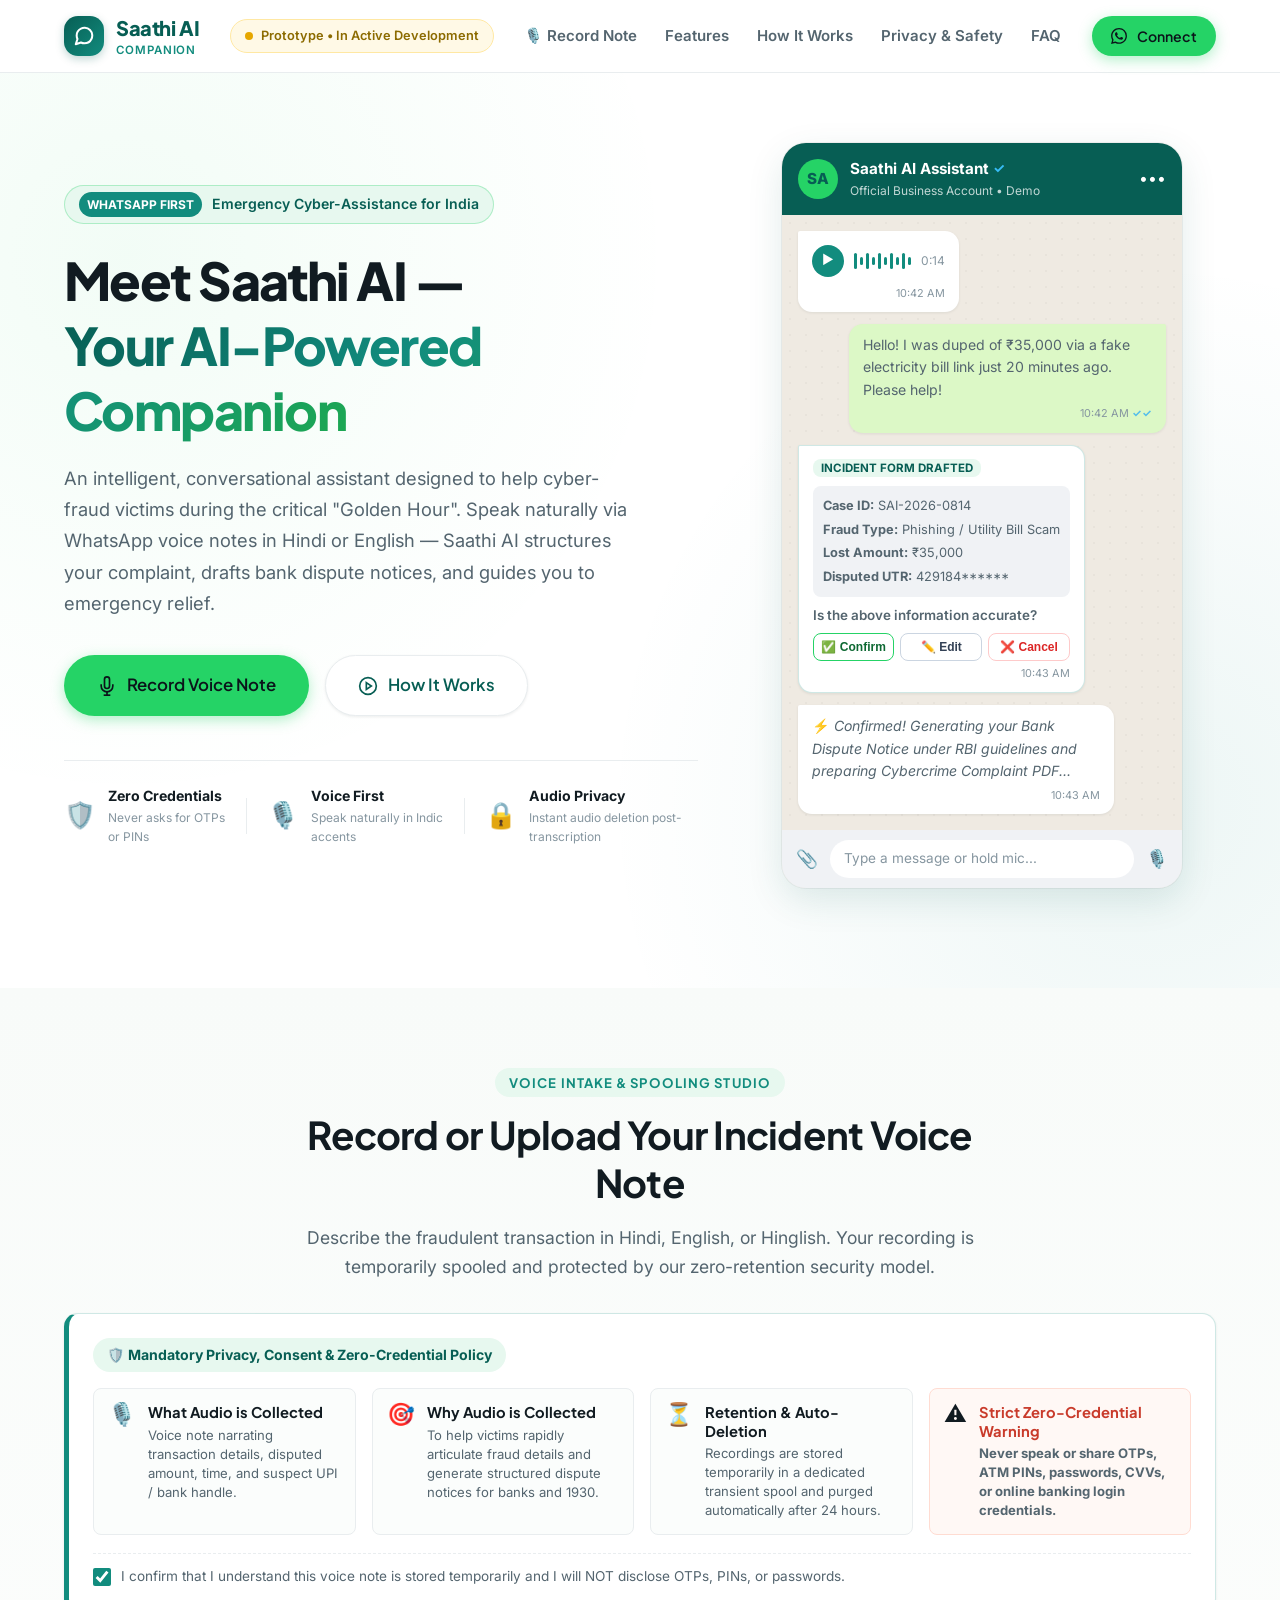
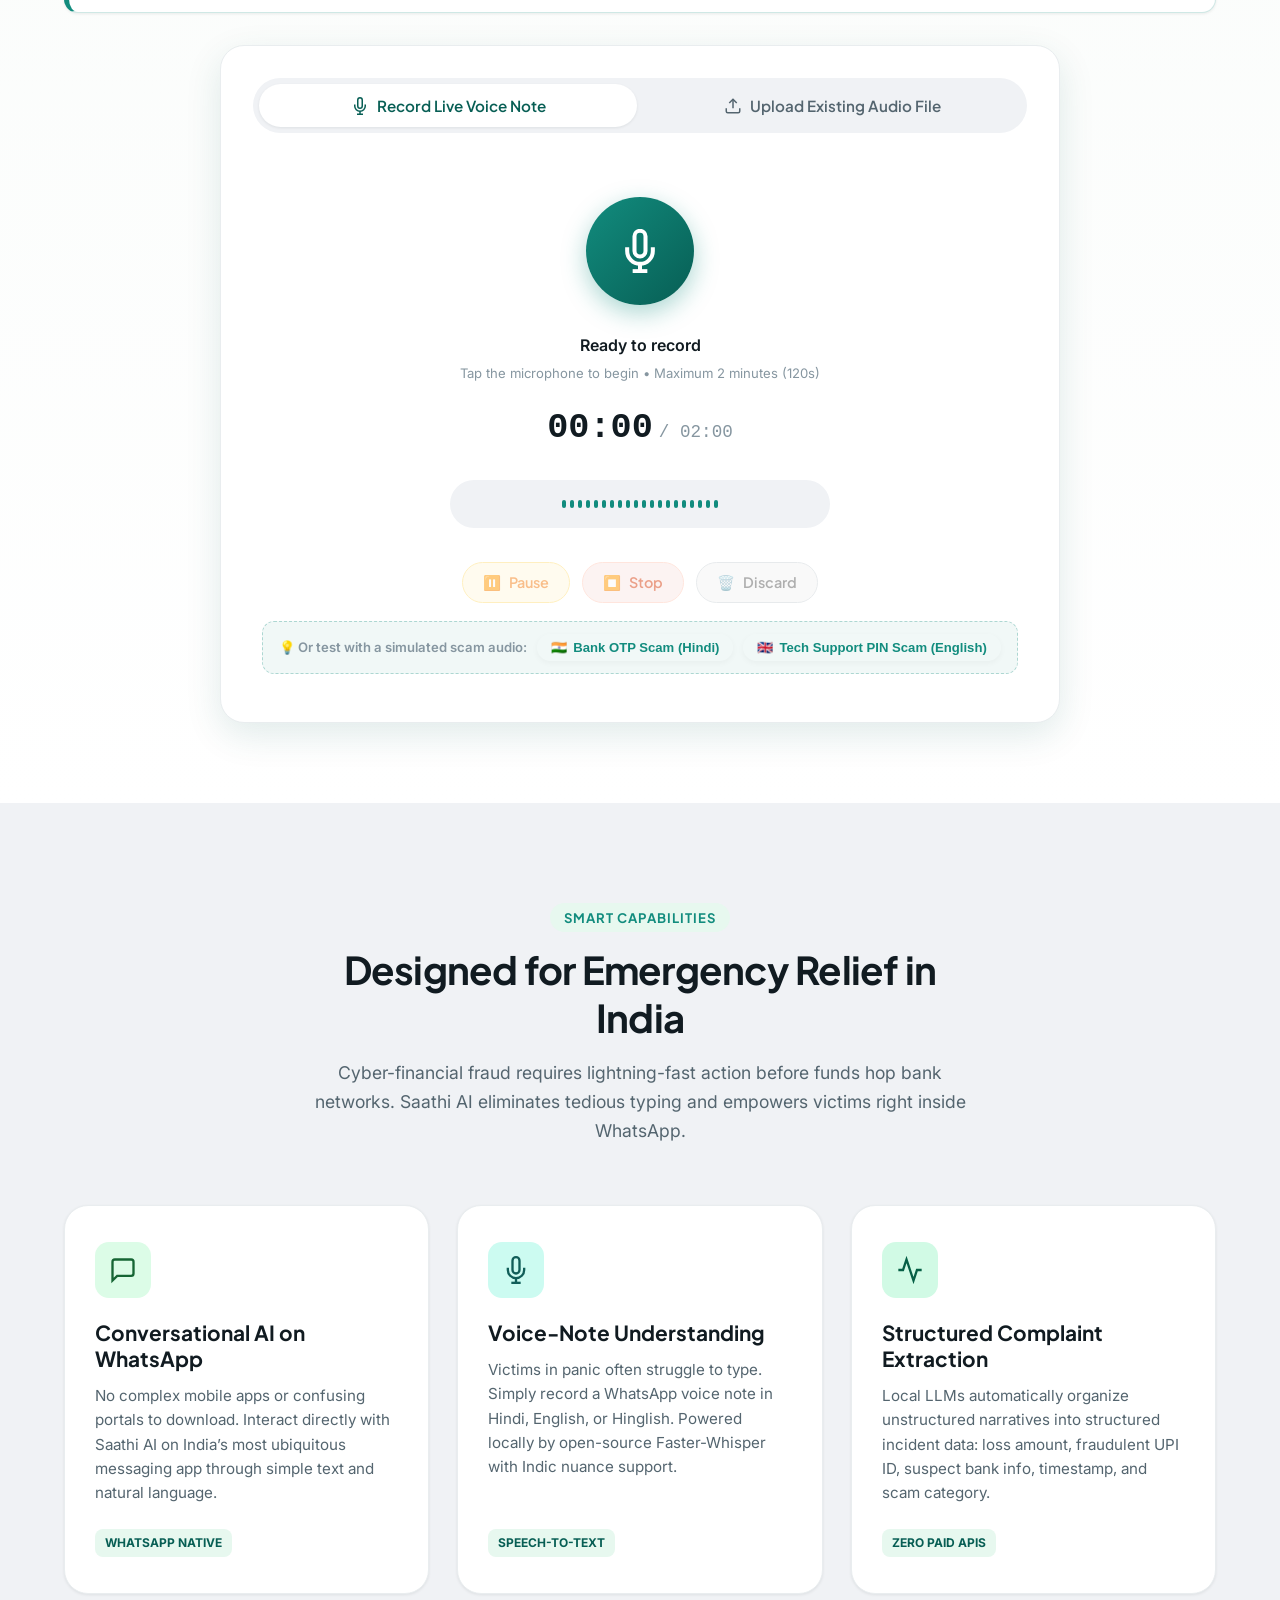
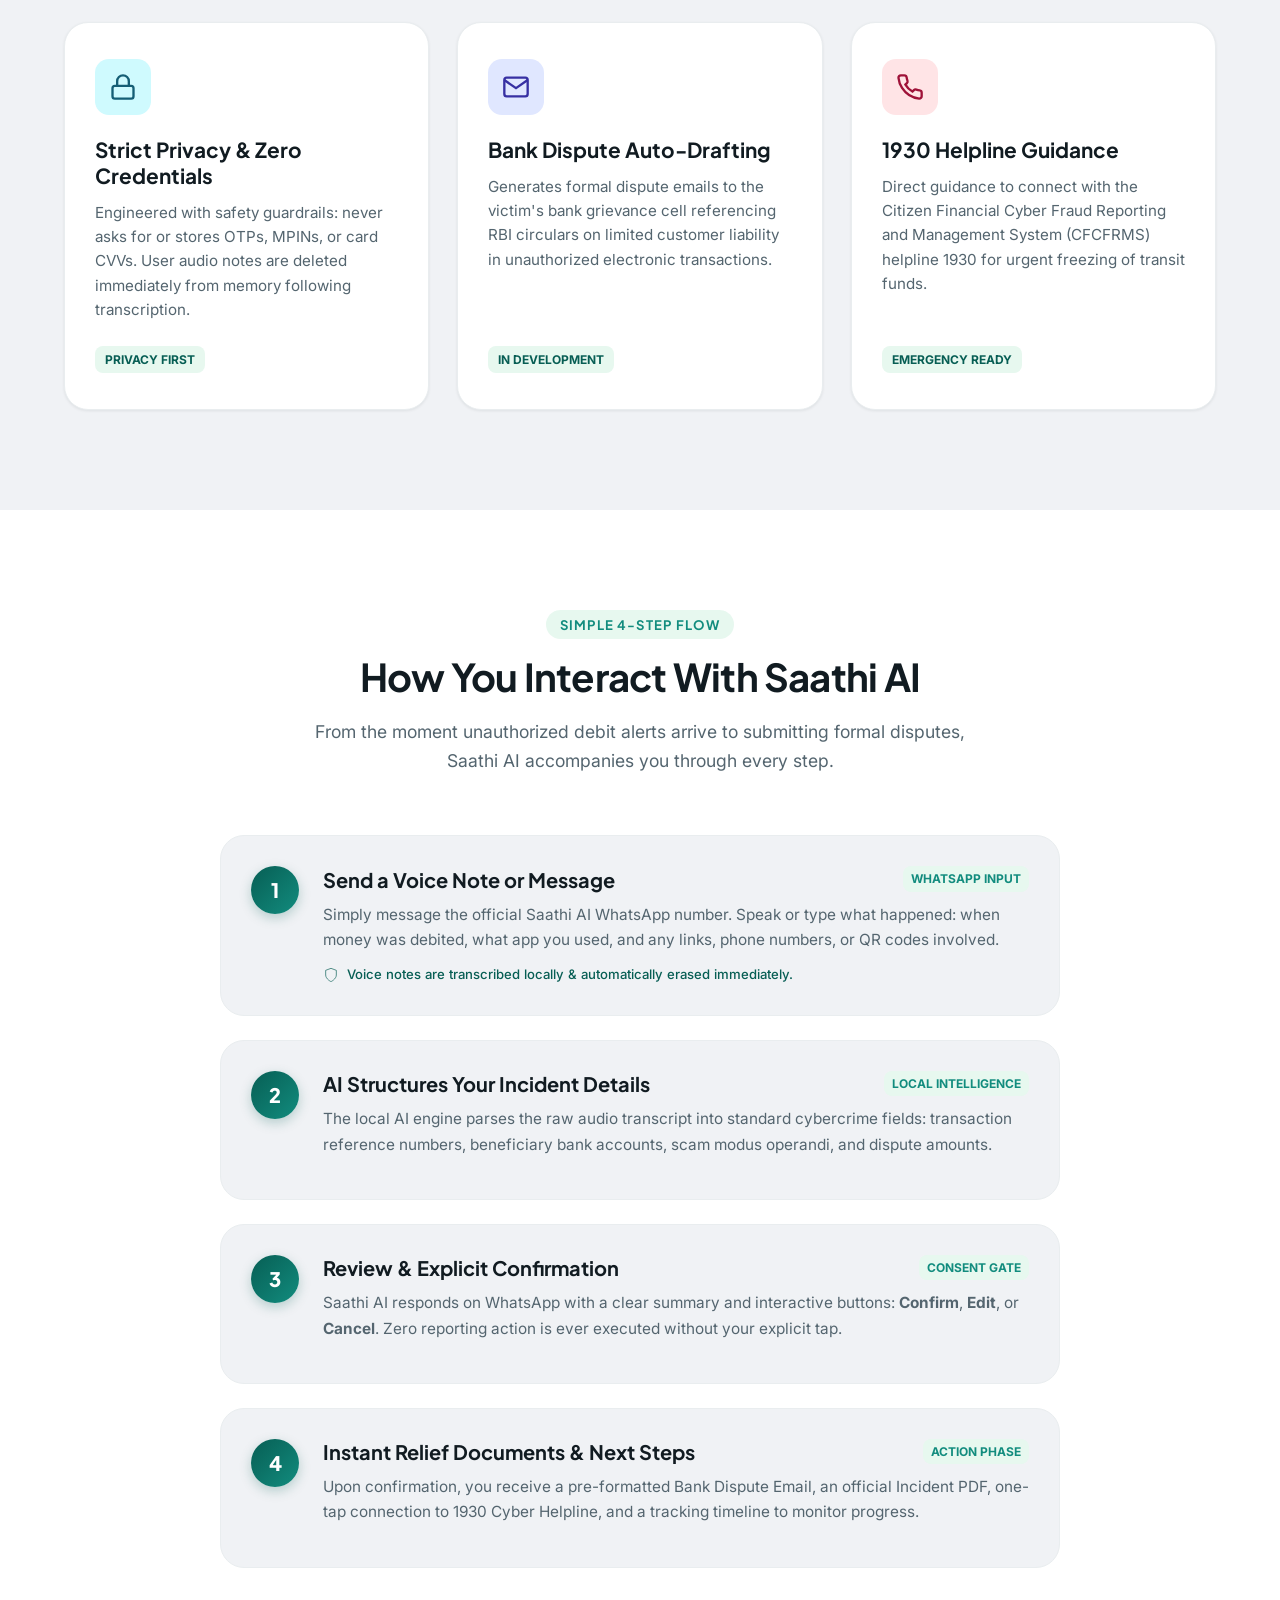
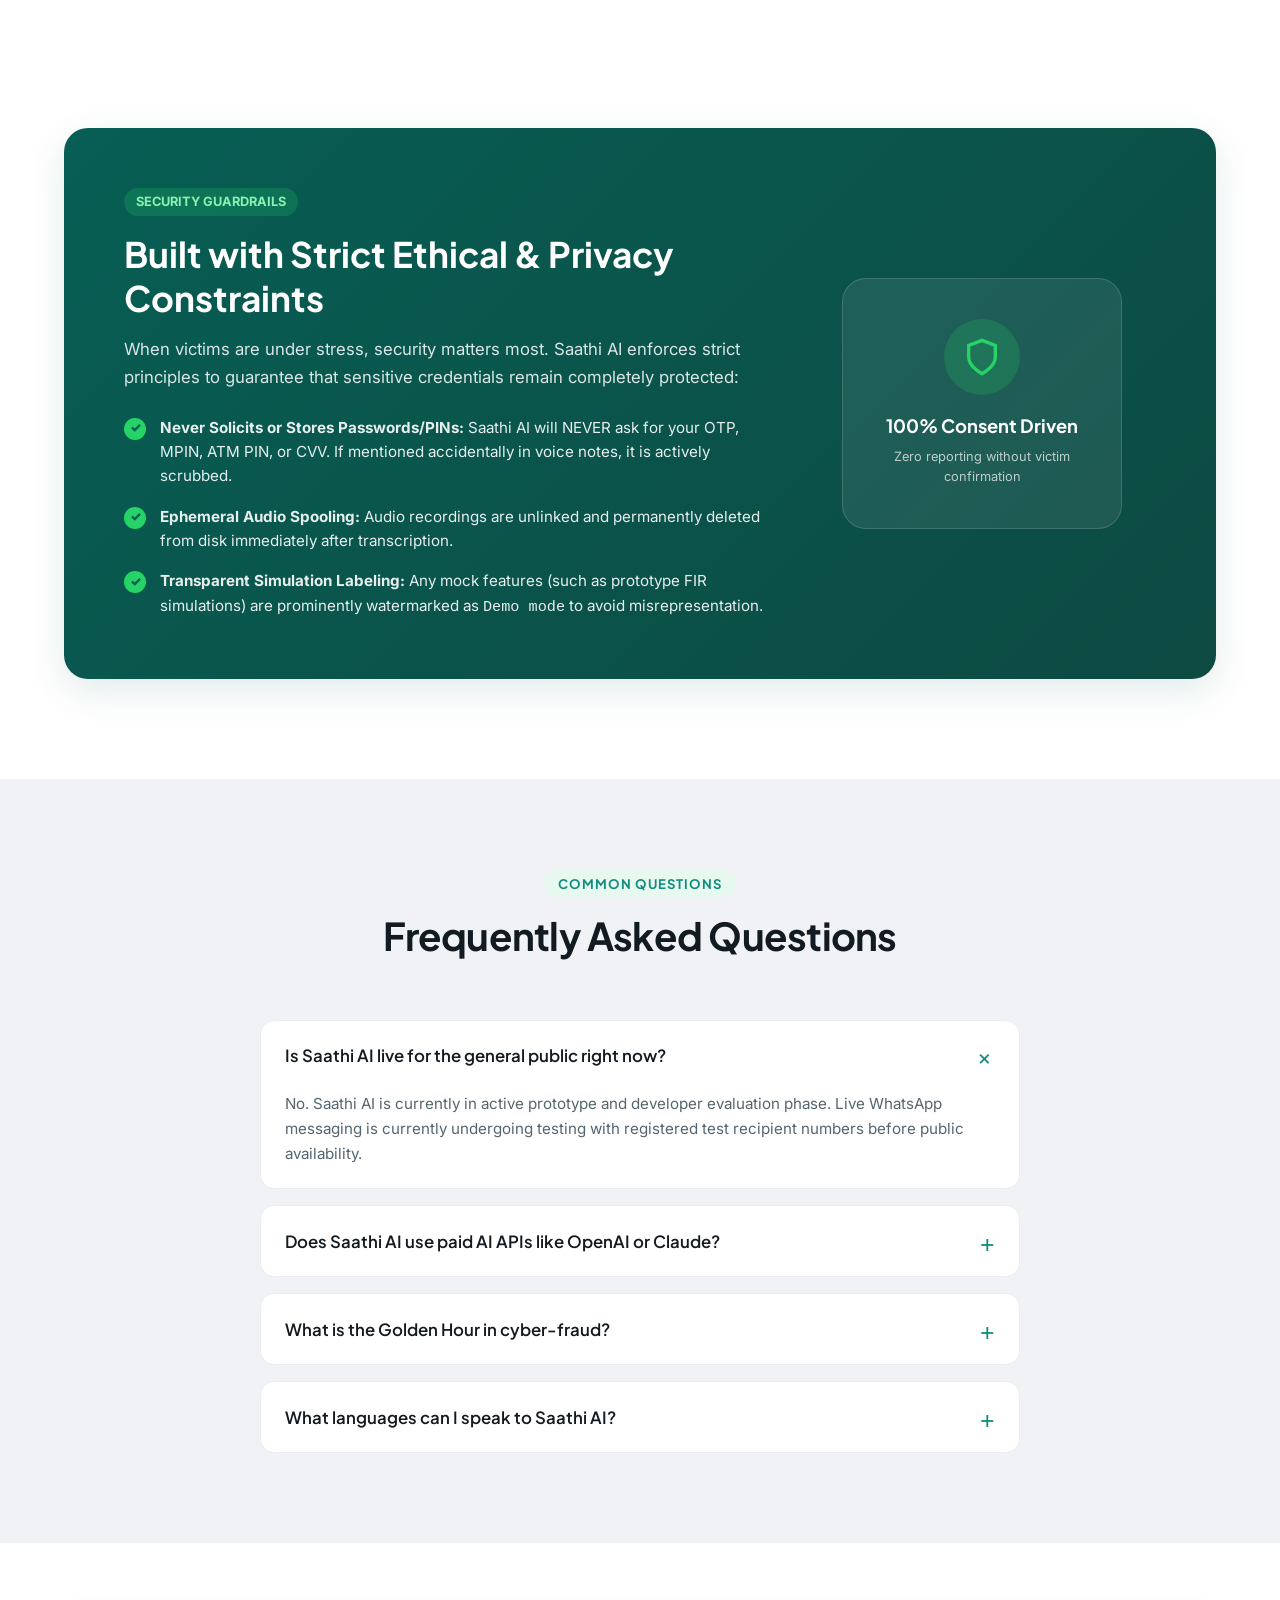
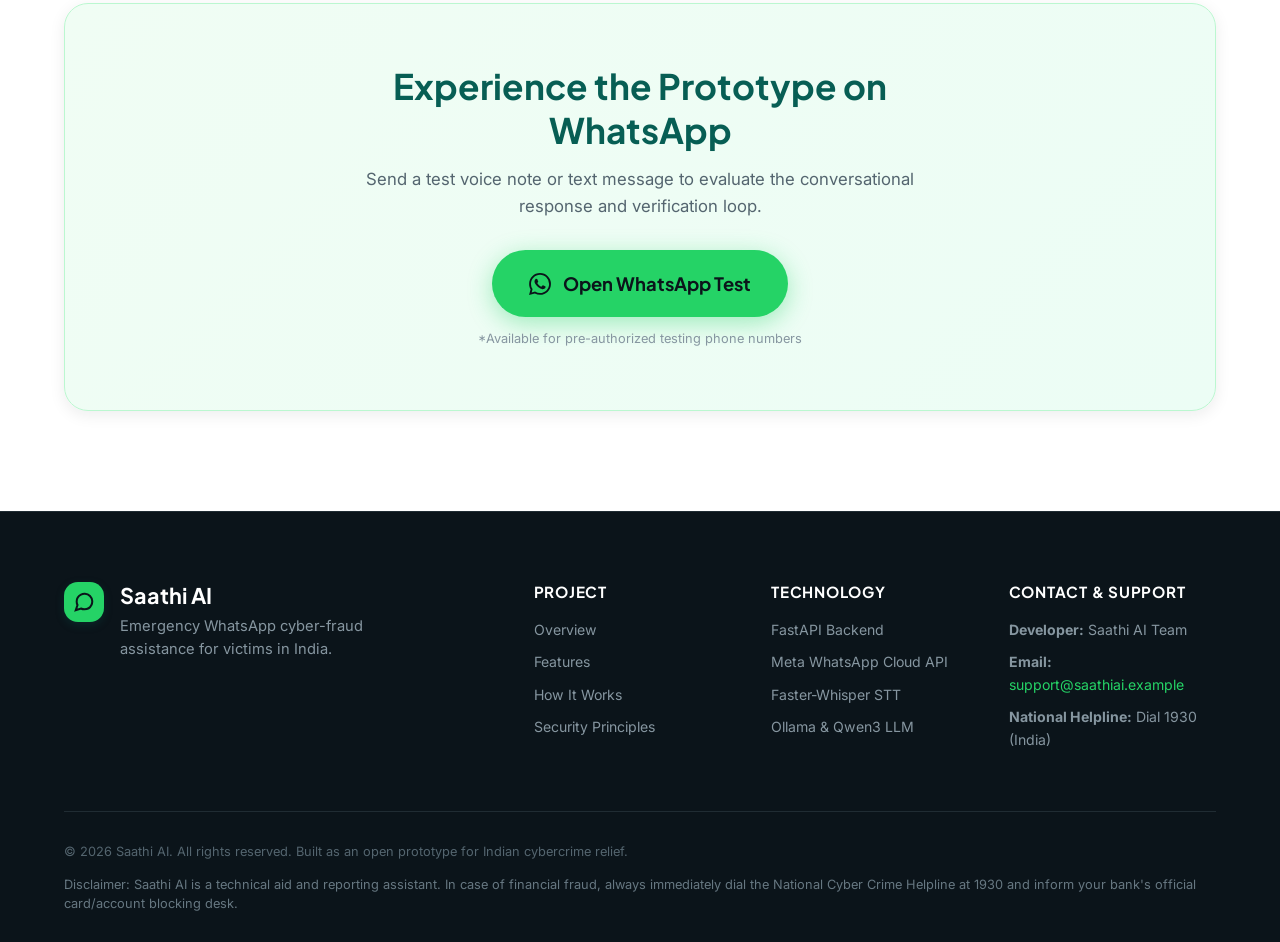
<file: saathi-ai-landing/index.html>
<!DOCTYPE html>
<html lang="en">
<head>
  <meta charset="UTF-8">
  <meta name="viewport" content="width=device-width, initial-scale=1.0">
  <title>Saathi AI — Your AI-Powered Companion</title>
  <meta name="description" content="Saathi AI is an intelligent emergency companion on WhatsApp providing voice-first cybercrime reporting guidance, bank dispute generation, and step-by-step assistance for fraud victims in India.">
  <meta name="keywords" content="Saathi AI, cybercrime assistant, WhatsApp AI, cyber fraud India, voice note complaint, 1930 cyber helpline">
  <meta property="og:title" content="Saathi AI — Your AI-Powered Companion">
  <meta property="og:description" content="Accessible, voice-first assistance on WhatsApp for cyber-fraud victims during the critical golden hour.">
  <meta property="og:type" content="website">

  <!-- Google Fonts -->
  <link rel="preconnect" href="https://fonts.googleapis.com">
  <link rel="preconnect" href="https://fonts.gstatic.com" crossorigin>
  <link href="https://fonts.googleapis.com/css2?family=Plus+Jakarta+Sans:wght@400;500;600;700;800&family=Inter:wght@400;500;600&display=swap" rel="stylesheet">

  <link rel="stylesheet" href="styles.css">
</head>
<body>

  <!-- Navigation -->
  <header class="navbar" id="navbar">
    <div class="nav-container">
      <a href="#" class="nav-logo" id="nav-logo">
        <div class="logo-icon">
          <svg viewBox="0 0 24 24" fill="none" stroke="currentColor" stroke-width="2.2" stroke-linecap="round" stroke-linejoin="round">
            <path d="M21 11.5a8.38 8.38 0 0 1-.9 3.8 8.5 8.5 0 0 1-7.6 4.7 8.38 8.38 0 0 1-3.8-.9L3 21l1.9-5.7a8.38 8.38 0 0 1-.9-3.8 8.5 8.5 0 0 1 4.7-7.6 8.38 8.38 0 0 1 3.8-.9h.5a8.48 8.48 0 0 1 8 8v.5z"/>
          </svg>
        </div>
        <div class="logo-text">
          <span class="brand-name">Saathi AI</span>
          <span class="brand-tag">Companion</span>
        </div>
      </a>

      <div class="status-badge" id="status-badge">
        <span class="pulse-dot"></span>
        <span>Prototype • In Active Development</span>
      </div>

      <nav class="nav-links" id="nav-links">
        <a href="#voice-studio" class="nav-link">🎙️ Record Note</a>
        <a href="#features" class="nav-link">Features</a>
        <a href="#how-it-works" class="nav-link">How It Works</a>
        <a href="#safety" class="nav-link">Privacy & Safety</a>
        <a href="#faq" class="nav-link">FAQ</a>
      </nav>

      <div class="nav-actions">
        <a href="#whatsapp-cta" class="btn btn-primary btn-sm" id="nav-whatsapp-btn">
          <svg viewBox="0 0 24 24" fill="currentColor" width="16" height="16">
            <path d="M17.472 14.382c-.297-.149-1.758-.867-2.03-.967-.273-.099-.471-.148-.67.15-.197.297-.767.966-.94 1.164-.173.199-.347.223-.644.075-.297-.15-1.255-.463-2.39-1.475-.883-.788-1.48-1.761-1.653-2.059-.173-.297-.018-.458.13-.606.134-.133.298-.347.446-.52.149-.174.198-.298.298-.497.099-.198.05-.371-.025-.52-.075-.149-.669-1.612-.916-2.207-.242-.579-.487-.5-.669-.51-.173-.008-.371-.01-.57-.01-.198 0-.52.074-.792.372-.272.297-1.04 1.016-1.04 2.479 0 1.462 1.065 2.875 1.213 3.074.149.198 2.096 3.2 5.077 4.487.709.306 1.262.489 1.694.625.712.227 1.36.195 1.871.118.571-.085 1.758-.719 2.006-1.413.248-.694.248-1.289.173-1.413-.074-.124-.272-.198-.57-.347m-5.421 7.403h-.004a9.87 9.87 0 01-5.031-1.378l-.361-.214-3.741.982.998-3.648-.235-.374a9.86 9.86 0 01-1.51-5.26c.001-5.45 4.436-9.884 9.888-9.884 2.64 0 5.122 1.03 6.988 2.898a9.825 9.825 0 012.893 6.994c-.003 5.45-4.437 9.884-9.885 9.884m8.413-18.297A11.815 11.815 0 0012.05 0C5.495 0 .16 5.335.157 11.892c0 2.096.547 4.142 1.588 5.945L.057 24l6.305-1.654a11.882 11.882 0 005.683 1.448h.005c6.554 0 11.89-5.335 11.893-11.893a11.821 11.821 0 00-3.48-8.413z"/>
          </svg>
          <span>Connect</span>
        </a>
        <button class="mobile-toggle" id="mobile-toggle" aria-label="Toggle navigation menu">
          <span></span>
          <span></span>
          <span></span>
        </button>
      </div>
    </div>
  </header>

  <!-- Hero Section -->
  <main>
    <section class="hero-section" id="hero">
      <div class="hero-bg-glow"></div>
      <div class="container hero-container">
        
        <div class="hero-content">
          <div class="announcement-pill" id="hero-badge">
            <span class="pill-badge">WhatsApp First</span>
            <span class="pill-text">Emergency Cyber-Assistance for India</span>
          </div>

          <h1 class="hero-title" id="hero-title">
            Meet Saathi AI — <br>
            <span class="text-gradient">Your AI-Powered Companion</span>
          </h1>

          <p class="hero-subtitle" id="hero-subtitle">
            An intelligent, conversational assistant designed to help cyber-fraud victims during the critical "Golden Hour". Speak naturally via WhatsApp voice notes in Hindi or English — Saathi AI structures your complaint, drafts bank dispute notices, and guides you to emergency relief.
          </p>

          <div class="hero-cta-group">
            <a href="#voice-studio" class="btn btn-primary btn-lg" id="cta-record-hero-btn">
              <svg viewBox="0 0 24 24" fill="none" stroke="currentColor" stroke-width="2" width="20" height="20">
                <path d="M12 1a3 3 0 0 0-3 3v8a3 3 0 0 0 6 0V4a3 3 0 0 0-3-3z"></path>
                <path d="M19 10v2a7 7 0 0 1-14 0v-2"></path>
                <line x1="12" y1="19" x2="12" y2="23"></line>
                <line x1="8" y1="23" x2="16" y2="23"></line>
              </svg>
              <span>Record Voice Note</span>
            </a>
            <a href="#how-it-works" class="btn btn-secondary btn-lg" id="cta-explore-btn">
              <svg viewBox="0 0 24 24" fill="none" stroke="currentColor" stroke-width="2" width="20" height="20">
                <circle cx="12" cy="12" r="10"></circle>
                <polygon points="10 8 16 12 10 16 10 8"></polygon>
              </svg>
              <span>How It Works</span>
            </a>
          </div>

          <div class="hero-trust-metrics">
            <div class="trust-item">
              <span class="trust-icon">🛡️</span>
              <div class="trust-text">
                <strong>Zero Credentials</strong>
                <span>Never asks for OTPs or PINs</span>
              </div>
            </div>
            <div class="trust-divider"></div>
            <div class="trust-item">
              <span class="trust-icon">🎙️</span>
              <div class="trust-text">
                <strong>Voice First</strong>
                <span>Speak naturally in Indic accents</span>
              </div>
            </div>
            <div class="trust-divider"></div>
            <div class="trust-item">
              <span class="trust-icon">🔒</span>
              <div class="trust-text">
                <strong>Audio Privacy</strong>
                <span>Instant audio deletion post-transcription</span>
              </div>
            </div>
          </div>
        </div>

        <!-- WhatsApp Chat Simulation Device -->
        <div class="hero-visual">
          <div class="chat-device-card" id="chat-simulation">
            <div class="device-header">
              <div class="wa-avatar">
                <div class="wa-bot-avatar">SA</div>
              </div>
              <div class="wa-contact-info">
                <div class="wa-name">Saathi AI Assistant <span class="verified-check">✓</span></div>
                <div class="wa-status">Official Business Account • Demo</div>
              </div>
              <div class="wa-actions">
                <span class="dot-menu">•••</span>
              </div>
            </div>

            <div class="device-body" id="chat-messages">
              <div class="wa-bubble wa-incoming" style="animation-delay: 0.1s;">
                <div class="voice-note-preview">
                  <div class="play-btn">▶</div>
                  <div class="waveform">
                    <span></span><span></span><span></span><span></span><span></span><span></span><span></span><span></span><span></span><span></span>
                  </div>
                  <span class="voice-duration">0:14</span>
                </div>
                <div class="wa-time">10:42 AM</div>
              </div>

              <div class="wa-bubble wa-outgoing" style="animation-delay: 0.3s;">
                <p>Hello! I was duped of ₹35,000 via a fake electricity bill link just 20 minutes ago. Please help!</p>
                <div class="wa-time">10:42 AM <span class="blue-ticks">✓✓</span></div>
              </div>

              <div class="wa-bubble wa-incoming system-card" style="animation-delay: 0.5s;">
                <div class="system-header">
                  <span class="badge-tag">Incident Form Drafted</span>
                </div>
                <div class="form-preview">
                  <p><strong>Case ID:</strong> SAI-2026-0814</p>
                  <p><strong>Fraud Type:</strong> Phishing / Utility Bill Scam</p>
                  <p><strong>Lost Amount:</strong> ₹35,000</p>
                  <p><strong>Disputed UTR:</strong> 429184******</p>
                </div>
                <p class="verification-prompt">Is the above information accurate?</p>
                <div class="chat-buttons">
                  <button class="chat-btn btn-confirm">✅ Confirm</button>
                  <button class="chat-btn btn-edit">✏️ Edit</button>
                  <button class="chat-btn btn-cancel">❌ Cancel</button>
                </div>
                <div class="wa-time">10:43 AM</div>
              </div>

              <div class="wa-bubble wa-incoming" style="animation-delay: 0.7s;">
                <p>⚡ <em>Confirmed! Generating your Bank Dispute Notice under RBI guidelines and preparing Cybercrime Complaint PDF...</em></p>
                <div class="wa-time">10:43 AM</div>
              </div>
            </div>

            <div class="device-footer">
              <span class="type-icon">📎</span>
              <div class="type-input">Type a message or hold mic...</div>
              <span class="mic-icon">🎙️</span>
            </div>
          </div>
        </div>

      </div>
    </section>

    <!-- Voice Note Studio & Incident Intake Section -->
    <section class="voice-studio-section" id="voice-studio">
      <div class="container">
        
        <div class="section-header text-center">
          <div class="section-tag" id="voice-studio-tag">Voice Intake & Spooling Studio</div>
          <h2 class="section-title">Record or Upload Your Incident Voice Note</h2>
          <p class="section-description">
            Describe the fraudulent transaction in Hindi, English, or Hinglish. Your recording is temporarily spooled and protected by our zero-retention security model.
          </p>
        </div>

        <!-- Mandatory Consent and Security Notice -->
        <div class="consent-notice-card" id="consent-notice-card">
          <div class="consent-header">
            <span class="shield-badge">🛡️ Mandatory Privacy, Consent & Zero-Credential Policy</span>
          </div>
          <div class="consent-grid">
            <div class="consent-item">
              <div class="consent-icon">🎙️</div>
              <div class="consent-content">
                <h4>What Audio is Collected</h4>
                <p>Voice note narrating transaction details, disputed amount, time, and suspect UPI / bank handle.</p>
              </div>
            </div>
            <div class="consent-item">
              <div class="consent-icon">🎯</div>
              <div class="consent-content">
                <h4>Why Audio is Collected</h4>
                <p>To help victims rapidly articulate fraud details and generate structured dispute notices for banks and 1930.</p>
              </div>
            </div>
            <div class="consent-item">
              <div class="consent-icon">⏳</div>
              <div class="consent-content">
                <h4>Retention & Auto-Deletion</h4>
                <p>Recordings are stored temporarily in a dedicated transient spool and purged automatically after 24 hours.</p>
              </div>
            </div>
            <div class="consent-item alert-warning">
              <div class="consent-icon">⚠️</div>
              <div class="consent-content">
                <h4>Strict Zero-Credential Warning</h4>
                <p><strong>Never speak or share OTPs, ATM PINs, passwords, CVVs, or online banking login credentials.</strong></p>
              </div>
            </div>
          </div>
          <div class="consent-footer">
            <label class="consent-checkbox-label">
              <input type="checkbox" id="consent-checkbox" checked>
              <span>I confirm that I understand this voice note is stored temporarily and I will NOT disclose OTPs, PINs, or passwords.</span>
            </label>
          </div>
        </div>

        <!-- Interactive Voice Studio Card -->
        <div class="voice-studio-card">
          
          <!-- Mode Tabs -->
          <div class="studio-tabs" role="tablist">
            <button class="studio-tab active" id="tab-record-btn" type="button" role="tab" aria-selected="true" aria-controls="panel-record">
              <svg viewBox="0 0 24 24" fill="none" stroke="currentColor" stroke-width="2" width="18" height="18">
                <path d="M12 1a3 3 0 0 0-3 3v8a3 3 0 0 0 6 0V4a3 3 0 0 0-3-3z"></path>
                <path d="M19 10v2a7 7 0 0 1-14 0v-2"></path>
                <line x1="12" y1="19" x2="12" y2="23"></line>
                <line x1="8" y1="23" x2="16" y2="23"></line>
              </svg>
              <span>Record Live Voice Note</span>
            </button>
            <button class="studio-tab" id="tab-upload-btn" type="button" role="tab" aria-selected="false" aria-controls="panel-upload">
              <svg viewBox="0 0 24 24" fill="none" stroke="currentColor" stroke-width="2" width="18" height="18">
                <path d="M21 15v4a2 2 0 0 1-2 2H5a2 2 0 0 1-2-2v-4"></path>
                <polyline points="17 8 12 3 7 8"></polyline>
                <line x1="12" y1="3" x2="12" y2="15"></line>
              </svg>
              <span>Upload Existing Audio File</span>
            </button>
          </div>

          <!-- Tab Panel 1: Live Voice Recorder -->
          <div class="tab-panel active" id="panel-record" role="tabpanel">
            <div class="recorder-container">
              
              <div class="record-btn-wrapper">
                <button class="big-record-btn" id="btn-record" type="button" aria-label="Start Voice Recording" title="Click to Record">
                  <svg id="record-mic-icon" viewBox="0 0 24 24" fill="none" stroke="currentColor" stroke-width="2.2" width="44" height="44">
                    <path d="M12 1a3 3 0 0 0-3 3v8a3 3 0 0 0 6 0V4a3 3 0 0 0-3-3z"></path>
                    <path d="M19 10v2a7 7 0 0 1-14 0v-2"></path>
                    <line x1="12" y1="19" x2="12" y2="23"></line>
                    <line x1="8" y1="23" x2="16" y2="23"></line>
                  </svg>
                </button>
                <div class="record-pulse-ring"></div>
              </div>

              <div class="recorder-status-text" id="record-status-label">Ready to record</div>
              <div class="recorder-hint-text" id="record-hint-text">Tap the microphone to begin • Maximum 2 minutes (120s)</div>

              <!-- Digital Timer Display -->
              <div class="recording-timer-box" id="recording-timer-box">
                <span class="timer-current" id="timer-display">00:00</span>
                <span class="timer-limit">/ 02:00</span>
              </div>

              <!-- Dynamic Audio Waveform Amplitude Visualizer -->
              <div class="waveform-visualizer" id="waveform-visualizer">
                <div class="waveform-bar"></div>
                <div class="waveform-bar"></div>
                <div class="waveform-bar"></div>
                <div class="waveform-bar"></div>
                <div class="waveform-bar"></div>
                <div class="waveform-bar"></div>
                <div class="waveform-bar"></div>
                <div class="waveform-bar"></div>
                <div class="waveform-bar"></div>
                <div class="waveform-bar"></div>
                <div class="waveform-bar"></div>
                <div class="waveform-bar"></div>
                <div class="waveform-bar"></div>
                <div class="waveform-bar"></div>
                <div class="waveform-bar"></div>
                <div class="waveform-bar"></div>
                <div class="waveform-bar"></div>
                <div class="waveform-bar"></div>
                <div class="waveform-bar"></div>
                <div class="waveform-bar"></div>
              </div>

              <!-- Controls Row: Pause, Stop, Delete -->
              <div class="studio-controls-row" id="record-controls-row">
                <button class="ctrl-btn btn-ctrl-pause" id="btn-pause-record" type="button" disabled>
                  <span id="pause-icon">⏸️</span>
                  <span id="pause-label">Pause</span>
                </button>
                <button class="ctrl-btn btn-ctrl-stop" id="btn-stop-record" type="button" disabled>
                  <span>⏹️</span>
                  <span>Stop</span>
                </button>
                <button class="ctrl-btn btn-ctrl-delete" id="btn-delete-record" type="button" disabled>
                  <span>🗑️</span>
                  <span>Discard</span>
                </button>
              </div>

              <!-- Quick Sample Audio Testing (Instant 1-Click Demo) -->
              <div class="sample-audio-shortcuts" id="sample-audio-shortcuts">
                <span class="sample-shortcuts-label">💡 Or test with a simulated scam audio:</span>
                <button type="button" class="btn-sample-shortcut" id="btn-sample-hindi" data-sample="sample1_bank_otp_hindi.wav">
                  <span>🇮🇳</span>
                  <span>Bank OTP Scam (Hindi)</span>
                </button>
                <button type="button" class="btn-sample-shortcut" id="btn-sample-english" data-sample="sample5_customer_support_pin_english.wav">
                  <span>🇬🇧</span>
                  <span>Tech Support PIN Scam (English)</span>
                </button>
              </div>

              <!-- Preview Player Card (Shown after recording stops) -->
              <div class="audio-preview-section" id="audio-preview-section">
                <div class="audio-preview-card">
                  <div class="preview-header">
                    <span class="preview-title">
                      <span>🎧</span>
                      <span>Recording Preview</span>
                    </span>
                    <span class="preview-duration-badge" id="preview-duration-badge">0:00</span>
                  </div>
                  <div class="custom-audio-player">
                    <audio id="preview-audio-element" controls playsinline preload="auto"></audio>
                  </div>
                  <div class="preview-actions-row">
                    <button class="btn btn-secondary btn-sm" id="btn-re-record" type="button">
                      <span>🔄 Record Again</span>
                    </button>
                    <button class="btn btn-primary btn-sm" id="btn-send-recorded" type="button">
                      <span>📤 Transcribe Voice Note</span>
                    </button>
                  </div>
                </div>
              </div>

            </div>
          </div>

          <!-- Tab Panel 2: File Upload -->
          <div class="tab-panel" id="panel-upload" role="tabpanel">
            <div class="upload-container">
              
              <div class="file-drop-zone" id="file-drop-zone">
                <input type="file" id="audio-file-input" accept=".webm,.ogg,.mp3,.wav,.m4a,audio/webm,audio/ogg,audio/mpeg,audio/wav,audio/mp4,audio/x-m4a" style="display: none;">
                <div class="drop-icon">📁</div>
                <div class="drop-title">Drop your audio file here or click to browse</div>
                <div class="drop-subtitle">Supported on desktop and mobile browsers</div>
                <div class="format-badges-row">
                  <span class="format-badge">.webm</span>
                  <span class="format-badge">.ogg</span>
                  <span class="format-badge">.mp3</span>
                  <span class="format-badge">.wav</span>
                  <span class="format-badge">.m4a</span>
                  <span class="format-badge limit-badge">Max 5 MB</span>
                  <span class="format-badge limit-badge">Max 2 min</span>
                </div>
              </div>

              <!-- Selected File Details Card -->
              <div class="file-details-card" id="file-details-card">
                <div class="file-details-content">
                  <div class="file-name-meta">
                    <h5 id="upload-file-name">filename.mp3</h5>
                    <span id="upload-file-meta">1.2 MB • audio/mpeg</span>
                  </div>
                  <button class="btn btn-secondary btn-sm" id="btn-remove-file" type="button">✕ Remove</button>
                </div>
                <div class="custom-audio-player">
                  <audio id="upload-audio-preview" controls playsinline preload="auto"></audio>
                </div>
                <div class="preview-actions-row">
                  <button class="btn btn-primary btn-sm" id="btn-send-file" type="button">
                    <span>📤 Transcribe Audio File</span>
                  </button>
                </div>
              </div>

            </div>
          </div>

          <!-- Alert / Status Notice -->
          <div class="studio-alert" id="studio-alert" role="alert">
            <span id="alert-icon">⚠️</span>
            <span id="alert-message">Alert message</span>
          </div>

          <!-- Real-Time Upload Progress & Status Timeline Panel -->
          <div class="studio-status-panel" id="studio-status-panel" style="display: none;">
            <div class="status-panel-header">
              <span class="status-panel-title">
                <span>📡</span>
                <span id="status-headline">Upload & Ingestion Pipeline</span>
              </span>
              <span class="status-badge" id="pipeline-status-badge">Processing</span>
            </div>

            <!-- Upload Progress Bar -->
            <div class="progress-container">
              <div class="progress-bar-fill" id="progress-bar-fill"></div>
            </div>
            <div style="display: flex; justify-content: space-between; font-size: 0.8rem; color: var(--text-secondary); margin-top: -12px; margin-bottom: 16px;">
              <span id="progress-text">Uploading... 0%</span>
              <span id="progress-time-text">Secure TLS</span>
            </div>

            <!-- Status Stepper Timeline -->
            <div class="status-stepper">
              <div class="stepper-line"></div>
              
              <div class="step-item active" id="step-uploading">
                <div class="step-circle">1</div>
                <span class="step-label">Uploading</span>
              </div>
              <div class="step-item" id="step-received">
                <div class="step-circle">2</div>
                <span class="step-label">Received</span>
              </div>
              <div class="step-item" id="step-transcribing">
                <div class="step-circle">3</div>
                <span class="step-label">Transcribing</span>
              </div>
              <div class="step-item" id="step-extracting">
                <div class="step-circle">4</div>
                <span class="step-label">Extracting</span>
              </div>
              <div class="step-item" id="step-completed">
                <div class="step-circle">5</div>
                <span class="step-label">Completed</span>
              </div>
            </div>

            <!-- Token Card -->
            <div class="token-card" id="token-card" style="display: none;">
              <div class="token-info-left">
                <h6>Cryptographic Tracking Token</h6>
                <div class="token-string" id="token-display">token_abc123...</div>
              </div>
              <button class="btn btn-secondary btn-sm btn-copy-token" id="btn-copy-token" type="button">
                <span>📋 Copy Token</span>
              </button>
            </div>

            <!-- 5. Original Transcript Section showing detected language -->
            <div class="transcript-card" id="transcript-card" style="display: none;">
              <div class="transcript-header">
                <div class="transcript-header-left">
                  <span class="transcript-icon">📝</span>
                  <h4>Original Transcript</h4>
                </div>
                <div class="language-badge" id="detected-language-badge">
                  <span class="lang-flag" id="detected-lang-flag">🌐</span>
                  <span id="detected-language-text">Detecting language...</span>
                </div>
              </div>
              
              <div class="transcript-body">
                <p class="transcript-text" id="transcript-content">Awaiting transcription...</p>
              </div>
              
              <div class="transcript-footer">
                <div class="transcript-meta-note">
                  <span>🔒 Preserved in original spoken language & script (Faster-Whisper)</span>
                </div>
                <!-- 8. Copy Transcript Button -->
                <button class="btn btn-secondary btn-sm btn-copy-transcript" id="btn-copy-transcript" type="button">
                  <span>📋 Copy Transcript</span>
                </button>
              </div>

              <!-- 6. Translate to English Button Section -->
              <div class="translate-action-bar" id="translate-action-bar" style="margin-top: 18px; padding-top: 16px; border-top: 1px solid var(--border-light);">
                <div style="display: flex; align-items: center; justify-content: space-between; flex-wrap: wrap; gap: 12px;">
                  <button class="btn btn-primary btn-sm btn-translate" id="btn-translate-english" type="button">
                    <span id="translate-btn-icon">🌐</span>
                    <span id="translate-btn-text">Translate to English</span>
                  </button>
                  <span class="already-english-notice" id="already-english-notice" style="display: none;">
                    ✓ Original speech is already in English — translation unnecessary
                  </span>
                </div>
              </div>
            </div>

            <!-- 7. English Translation Section (Visible only after translation is requested) -->
            <div class="translation-card" id="translation-card" style="display: none;">
              <div class="translation-header">
                <div class="translation-header-left">
                  <span class="translation-icon">🇬🇧</span>
                  <h4>English Translation</h4>
                  <span class="translation-model-badge" id="translation-model-badge">Local Translation</span>
                </div>
                <div class="translation-header-right" style="display: flex; align-items: center; gap: 8px;">
                  <!-- Re-translate button -->
                  <button class="btn btn-secondary btn-sm" id="btn-retranslate" type="button" title="Re-generate translation with local LLM">
                    <span id="retranslate-icon">🔄</span>
                    <span id="retranslate-text">Re-translate</span>
                  </button>
                  <!-- Hide Translation / Show Translation toggle -->
                  <button class="btn btn-secondary btn-sm btn-toggle-translation" id="btn-toggle-translation" type="button">
                    <span id="toggle-translation-icon">👁️</span>
                    <span id="toggle-translation-text">Hide Translation</span>
                  </button>
                </div>
              </div>

              <div class="translation-body" id="translation-body">
                <p class="translation-text" id="translation-content">Generating natural English translation...</p>
              </div>

              <div class="translation-footer">
                <div class="translation-meta-note">
                  <span id="translation-meta-text">🔒 Translated locally without external translation APIs • Context & amounts preserved</span>
                </div>
                <!-- 8. Copy Translation Button -->
                <button class="btn btn-secondary btn-sm btn-copy-translation" id="btn-copy-translation" type="button">
                  <span>📋 Copy Translation</span>
                </button>
              </div>
            </div>

            <!-- Phase 4: Validated Complaint Record Card -->
            <div class="complaint-card" id="complaint-card" style="display: none;">
              <div class="complaint-header">
                <div class="complaint-header-left">
                  <span class="complaint-icon">🛡️</span>
                  <div>
                    <h4>Official Incident Complaint Record</h4>
                    <span class="complaint-subtitle">Structured extraction via local Qwen3 • Grounded in reported facts</span>
                  </div>
                </div>
                <div class="complaint-header-right">
                  <div class="ref-badge-wrapper">
                    <span class="ref-badge" id="complaint-ref-badge">Ref: SAI-XXXXXX</span>
                    <button class="btn-copy-ref" id="btn-copy-ref" type="button" title="Copy Reference Number">📋</button>
                  </div>
                  <span class="complaint-status-pill" id="complaint-status-pill">PENDING REVIEW</span>
                </div>
              </div>

              <!-- Fallback Warning Banner if fallback summary was used -->
              <div class="complaint-fallback-alert" id="complaint-fallback-alert" style="display: none;">
                <span>⚠️ <strong>Fallback Summary Active:</strong> Model extraction timed out; safe deterministic fallback was generated. Please review all fields carefully.</span>
              </div>

              <!-- Structured Incident Details Grid -->
              <div class="complaint-body">
                <div class="complaint-grid">
                  <div class="complaint-field-item">
                    <span class="field-label">Incident Category</span>
                    <span class="field-value" id="complaint-type">—</span>
                  </div>
                  <div class="complaint-field-item">
                    <span class="field-label">Reported Entity / Bank</span>
                    <span class="field-value" id="complaint-entity">—</span>
                  </div>
                  <div class="complaint-field-item">
                    <span class="field-label">Reported Financial Loss</span>
                    <span class="field-value highlight-loss" id="complaint-loss">—</span>
                  </div>
                  <div class="complaint-field-item">
                    <span class="field-label">Suspected Scam</span>
                    <span class="field-value" id="complaint-scam">—</span>
                  </div>
                  <div class="complaint-field-item">
                    <span class="field-label">Incident Date</span>
                    <span class="field-value" id="complaint-date">—</span>
                  </div>
                  <div class="complaint-field-item">
                    <span class="field-label">Suspect Phone / Contact</span>
                    <span class="field-value" id="complaint-phone">—</span>
                  </div>
                </div>

                <div class="complaint-section-block">
                  <h5>Incident Summary</h5>
                  <div class="complaint-textbox" id="complaint-summary">—</div>
                </div>

                <div class="complaint-section-block">
                  <h5>Detailed Complaint Narrative</h5>
                  <div class="complaint-textbox narrative-box" id="complaint-description">—</div>
                </div>

                <div class="complaint-section-block" id="complaint-evidence-block" style="display: none;">
                  <h5>Reported Evidence / Identifiers</h5>
                  <div class="complaint-textbox" id="complaint-evidence">—</div>
                </div>

                <!-- Audit History Timeline -->
                <div class="complaint-section-block" id="complaint-history-section">
                  <h5>Status Audit History</h5>
                  <div class="complaint-history-list" id="complaint-history-list">
                    <!-- Events populated dynamically -->
                  </div>
                </div>
              </div>

              <div class="complaint-footer">
                <div class="complaint-meta-note">
                  <span id="complaint-security-note">🔒 Sensitive credentials ([REDACTED]) sanitized • 24h Expiring Access Token</span>
                </div>
                <div class="complaint-actions-row">
                  <a class="btn btn-primary btn-sm btn-open-review" id="btn-open-review" href="#" style="text-decoration: none; display: inline-flex; align-items: center; gap: 6px;">
                    <span>📝 Open Review & Edit Page (/c)</span>
                  </a>
                  <button class="btn btn-secondary btn-sm" id="btn-reextract-complaint" type="button" title="Re-extract complaint from transcript">
                    <span>🔄 Re-extract</span>
                  </button>
                  <button class="btn btn-primary btn-sm btn-confirm-complaint" id="btn-confirm-complaint" type="button">
                    <span>✅ Confirm & Submit Complaint</span>
                  </button>
                </div>
              </div>

              <!-- Confirmation Success Alert -->
              <div class="complaint-confirmed-banner" id="complaint-confirmed-banner" style="display: none;">
                <span>✅ <strong>Complaint Verified & Confirmed!</strong> Your report is registered under RBI dispute guidelines.</span>
              </div>
            </div>

            <!-- Pipeline Summary / Reset -->
            <div id="pipeline-summary-box" style="margin-top: 14px; text-align: center;">
              <p id="pipeline-message" style="font-size: 0.9rem; color: var(--text-secondary); margin-bottom: 12px;"></p>
              <div style="display: flex; justify-content: center; gap: 10px; flex-wrap: wrap;">
                <button class="btn btn-secondary btn-sm" id="btn-retry-job" type="button" style="display: none;">
                  <span>🔄 Retry Upload</span>
                </button>
                <button class="btn btn-secondary btn-sm" id="btn-reset-studio" type="button" style="display: none;">
                  <span>🎙️ Record Another Note</span>
                </button>
              </div>
            </div>

          </div>

        </div>

      </div>
    </section>

    <!-- Features Section -->
    <section class="features-section" id="features">
      <div class="container">
        
        <div class="section-header text-center">
          <div class="section-tag" id="features-tag">Smart Capabilities</div>
          <h2 class="section-title">Designed for Emergency Relief in India</h2>
          <p class="section-description">
            Cyber-financial fraud requires lightning-fast action before funds hop bank networks. Saathi AI eliminates tedious typing and empowers victims right inside WhatsApp.
          </p>
        </div>

        <div class="features-grid">
          
          <div class="feature-card" id="feature-conversational">
            <div class="card-icon-wrapper bg-green-soft">
              <svg viewBox="0 0 24 24" fill="none" stroke="currentColor" stroke-width="2" class="feature-svg">
                <path d="M21 15a2 2 0 0 1-2 2H7l-4 4V5a2 2 0 0 1 2-2h14a2 2 0 0 1 2 2z"></path>
              </svg>
            </div>
            <h3 class="card-title">Conversational AI on WhatsApp</h3>
            <p class="card-text">
              No complex mobile apps or confusing portals to download. Interact directly with Saathi AI on India’s most ubiquitous messaging app through simple text and natural language.
            </p>
            <div class="card-badge">WhatsApp Native</div>
          </div>

          <div class="feature-card" id="feature-voice">
            <div class="card-icon-wrapper bg-teal-soft">
              <svg viewBox="0 0 24 24" fill="none" stroke="currentColor" stroke-width="2" class="feature-svg">
                <path d="M12 1a3 3 0 0 0-3 3v8a3 3 0 0 0 6 0V4a3 3 0 0 0-3-3z"></path>
                <path d="M19 10v2a7 7 0 0 1-14 0v-2"></path>
                <line x1="12" y1="19" x2="12" y2="23"></line>
                <line x1="8" y1="23" x2="16" y2="23"></line>
              </svg>
            </div>
            <h3 class="card-title">Voice-Note Understanding</h3>
            <p class="card-text">
              Victims in panic often struggle to type. Simply record a WhatsApp voice note in Hindi, English, or Hinglish. Powered locally by open-source Faster-Whisper with Indic nuance support.
            </p>
            <div class="card-badge">Speech-to-Text</div>
          </div>

          <div class="feature-card" id="feature-structuring">
            <div class="card-icon-wrapper bg-emerald-soft">
              <svg viewBox="0 0 24 24" fill="none" stroke="currentColor" stroke-width="2" class="feature-svg">
                <polyline points="22 12 18 12 15 21 9 3 6 12 2 12"></polyline>
              </svg>
            </div>
            <h3 class="card-title">Structured Complaint Extraction</h3>
            <p class="card-text">
              Local LLMs automatically organize unstructured narratives into structured incident data: loss amount, fraudulent UPI ID, suspect bank info, timestamp, and scam category.
            </p>
            <div class="card-badge">Zero Paid APIs</div>
          </div>

          <div class="feature-card" id="feature-privacy">
            <div class="card-icon-wrapper bg-cyan-soft">
              <svg viewBox="0 0 24 24" fill="none" stroke="currentColor" stroke-width="2" class="feature-svg">
                <rect x="3" y="11" width="18" height="11" rx="2" ry="2"></rect>
                <path d="M7 11V7a5 5 0 0 1 10 0v4"></path>
              </svg>
            </div>
            <h3 class="card-title">Strict Privacy & Zero Credentials</h3>
            <p class="card-text">
              Engineered with safety guardrails: never asks for or stores OTPs, MPINs, or card CVVs. User audio notes are deleted immediately from memory following transcription.
            </p>
            <div class="card-badge">Privacy First</div>
          </div>

          <div class="feature-card" id="feature-bank-email">
            <div class="card-icon-wrapper bg-indigo-soft">
              <svg viewBox="0 0 24 24" fill="none" stroke="currentColor" stroke-width="2" class="feature-svg">
                <path d="M4 4h16c1.1 0 2 .9 2 2v12c0 1.1-.9 2-2 2H4c-1.1 0-2-.9-2-2V6c0-1.1.9-2 2-2z"></path>
                <polyline points="22,6 12,13 2,6"></polyline>
              </svg>
            </div>
            <h3 class="card-title">Bank Dispute Auto-Drafting</h3>
            <p class="card-text">
              Generates formal dispute emails to the victim's bank grievance cell referencing RBI circulars on limited customer liability in unauthorized electronic transactions.
            </p>
            <div class="card-badge">In Development</div>
          </div>

          <div class="feature-card" id="feature-helpline">
            <div class="card-icon-wrapper bg-rose-soft">
              <svg viewBox="0 0 24 24" fill="none" stroke="currentColor" stroke-width="2" class="feature-svg">
                <path d="M22 16.92v3a2 2 0 0 1-2.18 2 19.79 19.79 0 0 1-8.63-3.07 19.5 19.5 0 0 1-6-6 19.79 19.79 0 0 1-3.07-8.67A2 2 0 0 1 4.11 2h3a2 2 0 0 1 2 1.72 12.84 12.84 0 0 0 .7 2.81 2 2 0 0 1-.45 2.11L8.09 9.91a16 16 0 0 0 6 6l1.27-1.27a2 2 0 0 1 2.11-.45 12.84 12.84 0 0 0 2.81.7A2 2 0 0 1 22 16.92z"></path>
              </svg>
            </div>
            <h3 class="card-title">1930 Helpline Guidance</h3>
            <p class="card-text">
              Direct guidance to connect with the Citizen Financial Cyber Fraud Reporting and Management System (CFCFRMS) helpline 1930 for urgent freezing of transit funds.
            </p>
            <div class="card-badge">Emergency Ready</div>
          </div>

        </div>

      </div>
    </section>

    <!-- How It Works Section -->
    <section class="workflow-section" id="how-it-works">
      <div class="container">
        
        <div class="section-header text-center">
          <div class="section-tag" id="how-tag">Simple 4-Step Flow</div>
          <h2 class="section-title">How You Interact With Saathi AI</h2>
          <p class="section-description">
            From the moment unauthorized debit alerts arrive to submitting formal disputes, Saathi AI accompanies you through every step.
          </p>
        </div>

        <div class="timeline-container">
          
          <div class="timeline-step">
            <div class="step-marker">
              <span class="step-num">1</span>
            </div>
            <div class="step-content">
              <div class="step-header">
                <h3 class="step-title">Send a Voice Note or Message</h3>
                <span class="step-tag">WhatsApp Input</span>
              </div>
              <p class="step-desc">
                Simply message the official Saathi AI WhatsApp number. Speak or type what happened: when money was debited, what app you used, and any links, phone numbers, or QR codes involved.
              </p>
              <div class="step-note">
                <svg viewBox="0 0 24 24" fill="none" stroke="currentColor" width="16" height="16">
                  <path d="M12 22s8-4 8-10V5l-8-3-8 3v7c0 6 8 10 8 10z"></path>
                </svg>
                <span>Voice notes are transcribed locally & automatically erased immediately.</span>
              </div>
            </div>
          </div>

          <div class="timeline-step">
            <div class="step-marker">
              <span class="step-num">2</span>
            </div>
            <div class="step-content">
              <div class="step-header">
                <h3 class="step-title">AI Structures Your Incident Details</h3>
                <span class="step-tag">Local Intelligence</span>
              </div>
              <p class="step-desc">
                The local AI engine parses the raw audio transcript into standard cybercrime fields: transaction reference numbers, beneficiary bank accounts, scam modus operandi, and dispute amounts.
              </p>
            </div>
          </div>

          <div class="timeline-step">
            <div class="step-marker">
              <span class="step-num">3</span>
            </div>
            <div class="step-content">
              <div class="step-header">
                <h3 class="step-title">Review & Explicit Confirmation</h3>
                <span class="step-tag">Consent Gate</span>
              </div>
              <p class="step-desc">
                Saathi AI responds on WhatsApp with a clear summary and interactive buttons: <strong>Confirm</strong>, <strong>Edit</strong>, or <strong>Cancel</strong>. Zero reporting action is ever executed without your explicit tap.
              </p>
            </div>
          </div>

          <div class="timeline-step">
            <div class="step-marker">
              <span class="step-num">4</span>
            </div>
            <div class="step-content">
              <div class="step-header">
                <h3 class="step-title">Instant Relief Documents & Next Steps</h3>
                <span class="step-tag">Action Phase</span>
              </div>
              <p class="step-desc">
                Upon confirmation, you receive a pre-formatted Bank Dispute Email, an official Incident PDF, one-tap connection to 1930 Cyber Helpline, and a tracking timeline to monitor progress.
              </p>
            </div>
          </div>

        </div>

      </div>
    </section>

    <!-- Safety & Privacy Commitment -->
    <section class="safety-section" id="safety">
      <div class="container">
        <div class="safety-banner">
          <div class="safety-content">
            <div class="safety-badge">Security Guardrails</div>
            <h2 class="safety-title">Built with Strict Ethical & Privacy Constraints</h2>
            <p class="safety-desc">
              When victims are under stress, security matters most. Saathi AI enforces strict principles to guarantee that sensitive credentials remain completely protected:
            </p>
            <ul class="safety-list">
              <li>
                <span class="check-icon">✓</span>
                <div><strong>Never Solicits or Stores Passwords/PINs:</strong> Saathi AI will NEVER ask for your OTP, MPIN, ATM PIN, or CVV. If mentioned accidentally in voice notes, it is actively scrubbed.</div>
              </li>
              <li>
                <span class="check-icon">✓</span>
                <div><strong>Ephemeral Audio Spooling:</strong> Audio recordings are unlinked and permanently deleted from disk immediately after transcription.</div>
              </li>
              <li>
                <span class="check-icon">✓</span>
                <div><strong>Transparent Simulation Labeling:</strong> Any mock features (such as prototype FIR simulations) are prominently watermarked as <code>Demo mode</code> to avoid misrepresentation.</div>
              </li>
            </ul>
          </div>
          <div class="safety-visual">
            <div class="shield-graphic">
              <div class="shield-circle">
                <svg viewBox="0 0 24 24" fill="none" stroke="currentColor" stroke-width="2" class="shield-icon">
                  <path d="M12 22s8-4 8-10V5l-8-3-8 3v7c0 6 8 10 8 10z"></path>
                </svg>
              </div>
              <span class="shield-label">100% Consent Driven</span>
              <span class="shield-sub">Zero reporting without victim confirmation</span>
            </div>
          </div>
        </div>
      </div>
    </section>

    <!-- Interactive FAQ Section -->
    <section class="faq-section" id="faq">
      <div class="container">
        <div class="section-header text-center">
          <div class="section-tag">Common Questions</div>
          <h2 class="section-title">Frequently Asked Questions</h2>
        </div>

        <div class="faq-accordion" id="faq-accordion">
          
          <div class="faq-item">
            <button class="faq-question" aria-expanded="false">
              <span>Is Saathi AI live for the general public right now?</span>
              <span class="faq-arrow">+</span>
            </button>
            <div class="faq-answer">
              <p>
                No. Saathi AI is currently in active prototype and developer evaluation phase. Live WhatsApp messaging is currently undergoing testing with registered test recipient numbers before public availability.
              </p>
            </div>
          </div>

          <div class="faq-item">
            <button class="faq-question" aria-expanded="false">
              <span>Does Saathi AI use paid AI APIs like OpenAI or Claude?</span>
              <span class="faq-arrow">+</span>
            </button>
            <div class="faq-answer">
              <p>
                No. Saathi AI is built strictly with self-hosted open-source models (Faster-Whisper for transcription and Ollama running Qwen models for extraction), ensuring privacy and sustainability without recurring API costs.
              </p>
            </div>
          </div>

          <div class="faq-item">
            <button class="faq-question" aria-expanded="false">
              <span>What is the Golden Hour in cyber-fraud?</span>
              <span class="faq-arrow">+</span>
            </button>
            <div class="faq-answer">
              <p>
                The first 2 to 3 hours immediately following an unauthorized transaction represent the critical window when fraudulent funds can be flagged and frozen in transit across beneficiary accounts before scammers cash out via ATMs or crypto.
              </p>
            </div>
          </div>

          <div class="faq-item">
            <button class="faq-question" aria-expanded="false">
              <span>What languages can I speak to Saathi AI?</span>
              <span class="faq-arrow">+</span>
            </button>
            <div class="faq-answer">
              <p>
                The speech recognition engine supports Hindi, English, and conversational Hinglish commonly used across India, allowing you to narrate your situation naturally without formal phrasing.
              </p>
            </div>
          </div>

        </div>
      </div>
    </section>

    <!-- WhatsApp CTA Banner -->
    <section class="cta-banner-section" id="whatsapp-cta">
      <div class="container">
        <div class="cta-banner-card">
          <div class="cta-banner-content">
            <h2 class="cta-title">Experience the Prototype on WhatsApp</h2>
            <p class="cta-subtitle">
              Send a test voice note or text message to evaluate the conversational response and verification loop.
            </p>
            <div class="cta-actions">
              <a href="https://wa.me/?text=Hello%20Saathi%20AI" target="_blank" rel="noopener noreferrer" class="btn btn-whatsapp-large" id="cta-launch-wa">
                <svg viewBox="0 0 24 24" fill="currentColor" width="22" height="22">
                  <path d="M17.472 14.382c-.297-.149-1.758-.867-2.03-.967-.273-.099-.471-.148-.67.15-.197.297-.767.966-.94 1.164-.173.199-.347.223-.644.075-.297-.15-1.255-.463-2.39-1.475-.883-.788-1.48-1.761-1.653-2.059-.173-.297-.018-.458.13-.606.134-.133.298-.347.446-.52.149-.174.198-.298.298-.497.099-.198.05-.371-.025-.52-.075-.149-.669-1.612-.916-2.207-.242-.579-.487-.5-.669-.51-.173-.008-.371-.01-.57-.01-.198 0-.52.074-.792.372-.272.297-1.04 1.016-1.04 2.479 0 1.462 1.065 2.875 1.213 3.074.149.198 2.096 3.2 5.077 4.487.709.306 1.262.489 1.694.625.712.227 1.36.195 1.871.118.571-.085 1.758-.719 2.006-1.413.248-.694.248-1.289.173-1.413-.074-.124-.272-.198-.57-.347m-5.421 7.403h-.004a9.87 9.87 0 01-5.031-1.378l-.361-.214-3.741.982.998-3.648-.235-.374a9.86 9.86 0 01-1.51-5.26c.001-5.45 4.436-9.884 9.888-9.884 2.64 0 5.122 1.03 6.988 2.898a9.825 9.825 0 012.893 6.994c-.003 5.45-4.437 9.884-9.885 9.884m8.413-18.297A11.815 11.815 0 0012.05 0C5.495 0 .16 5.335.157 11.892c0 2.096.547 4.142 1.588 5.945L.057 24l6.305-1.654a11.882 11.882 0 005.683 1.448h.005c6.554 0 11.89-5.335 11.893-11.893a11.821 11.821 0 00-3.48-8.413z"/>
                </svg>
                <span>Open WhatsApp Test</span>
              </a>
              <span class="cta-note">*Available for pre-authorized testing phone numbers</span>
            </div>
          </div>
        </div>
      </div>
    </section>
  </main>

  <!-- Footer -->
  <footer class="footer" id="footer">
    <div class="container footer-container">
      <div class="footer-top">
        <div class="footer-brand">
          <div class="logo-icon footer-logo-icon">
            <svg viewBox="0 0 24 24" fill="none" stroke="currentColor" stroke-width="2.2">
              <path d="M21 11.5a8.38 8.38 0 0 1-.9 3.8 8.5 8.5 0 0 1-7.6 4.7 8.38 8.38 0 0 1-3.8-.9L3 21l1.9-5.7a8.38 8.38 0 0 1-.9-3.8 8.5 8.5 0 0 1 4.7-7.6 8.38 8.38 0 0 1 3.8-.9h.5a8.48 8.48 0 0 1 8 8v.5z"/>
            </svg>
          </div>
          <div>
            <h3 class="footer-brand-title">Saathi AI</h3>
            <p class="footer-brand-desc">Emergency WhatsApp cyber-fraud assistance for victims in India.</p>
          </div>
        </div>

        <div class="footer-links-group">
          <div class="footer-col">
            <h4>Project</h4>
            <a href="#hero">Overview</a>
            <a href="#features">Features</a>
            <a href="#how-it-works">How It Works</a>
            <a href="#safety">Security Principles</a>
          </div>

          <div class="footer-col">
            <h4>Technology</h4>
            <span>FastAPI Backend</span>
            <span>Meta WhatsApp Cloud API</span>
            <span>Faster-Whisper STT</span>
            <span>Ollama & Qwen3 LLM</span>
          </div>

          <div class="footer-col">
            <h4>Contact & Support</h4>
            <p class="contact-item"><strong>Developer:</strong> Saathi AI Team</p>
            <p class="contact-item"><strong>Email:</strong> <a href="mailto:support@saathiai.example">support@saathiai.example</a></p>
            <p class="contact-item"><strong>National Helpline:</strong> Dial 1930 (India)</p>
          </div>
        </div>
      </div>

      <div class="footer-bottom">
        <p class="copyright">© 2026 Saathi AI. All rights reserved. Built as an open prototype for Indian cybercrime relief.</p>
        <p class="disclaimer">Disclaimer: Saathi AI is a technical aid and reporting assistant. In case of financial fraud, always immediately dial the National Cyber Crime Helpline at 1930 and inform your bank's official card/account blocking desk.</p>
      </div>
    </div>
  </footer>

  <script src="script.js?v=2"></script>
</body>
</html>
</file>
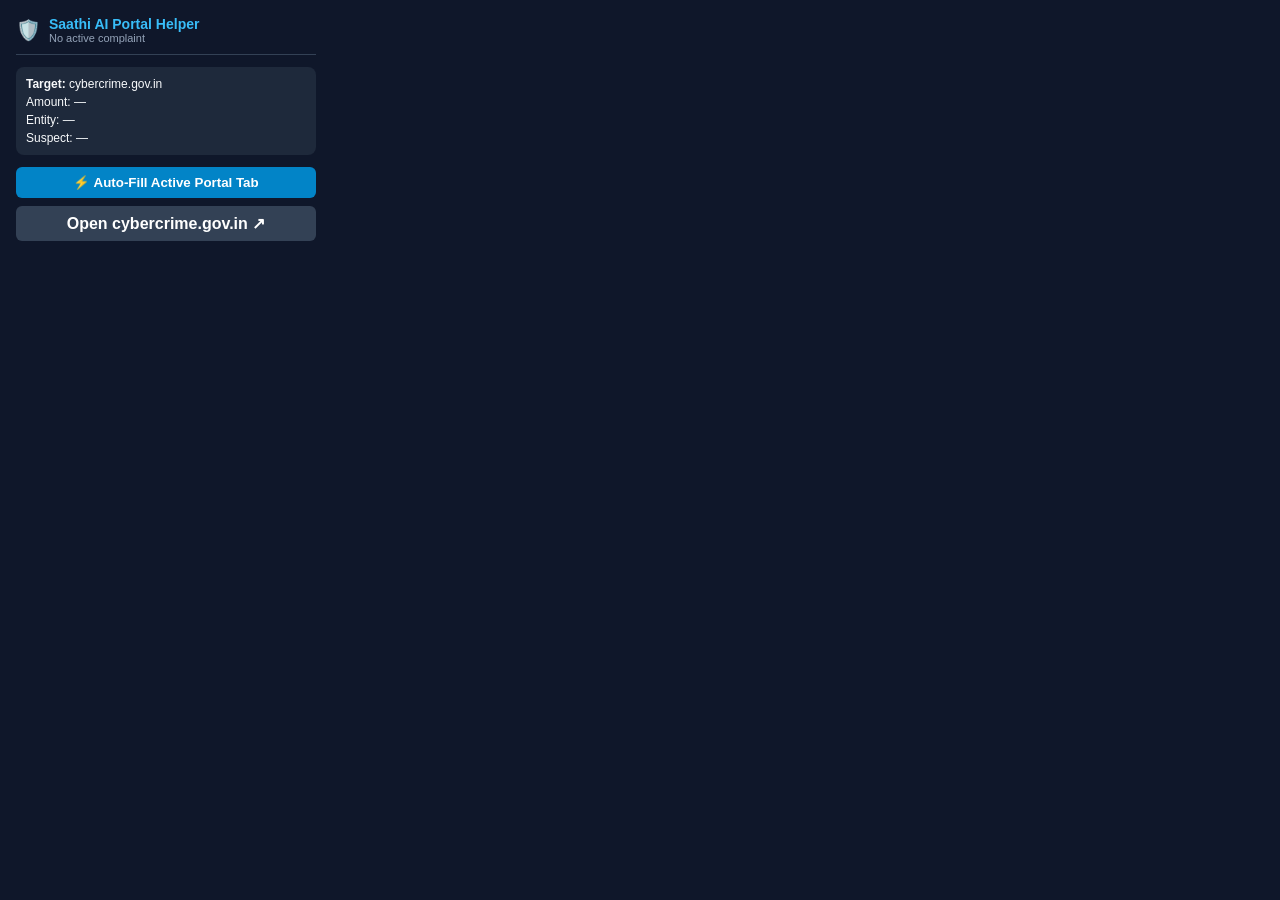
<file: saathi-portal-extension/popup.html>
<!DOCTYPE html>
<html>
<head>
  <meta charset="utf-8">
  <style>
    body {
      width: 300px;
      padding: 16px;
      font-family: -apple-system, BlinkMacSystemFont, "Segoe UI", Roboto, sans-serif;
      margin: 0;
      background: #0f172a;
      color: #f8fafc;
    }
    .header {
      display: flex;
      align-items: center;
      gap: 8px;
      border-bottom: 1px solid #334155;
      padding-bottom: 10px;
      margin-bottom: 12px;
    }
    .title {
      font-weight: 700;
      font-size: 14px;
      color: #38bdf8;
    }
    .card {
      background: #1e293b;
      border-radius: 8px;
      padding: 10px;
      font-size: 12px;
      margin-bottom: 12px;
    }
    .btn {
      display: block;
      width: 100%;
      background: #0284c7;
      color: white;
      border: none;
      border-radius: 6px;
      padding: 8px;
      font-weight: 700;
      cursor: pointer;
      text-align: center;
      text-decoration: none;
      box-sizing: border-box;
      margin-bottom: 8px;
    }
    .btn:hover { background: #0369a1; }
    .btn-secondary {
      background: #334155;
    }
    .btn-secondary:hover { background: #475569; }
  </style>
</head>
<body>
  <div class="header">
    <span style="font-size: 20px;">🛡️</span>
    <div>
      <div class="title">Saathi AI Portal Helper</div>
      <div style="font-size: 11px; color: #94a3b8;" id="active-ref">No active complaint</div>
    </div>
  </div>

  <div class="card" id="card-details">
    <div style="margin-bottom: 4px;"><strong>Target:</strong> cybercrime.gov.in</div>
    <div style="margin-bottom: 4px;" id="detail-amount">Amount: —</div>
    <div style="margin-bottom: 4px;" id="detail-bank">Entity: —</div>
    <div id="detail-suspect">Suspect: —</div>
  </div>

  <button class="btn" id="btn-autofill-now">⚡ Auto-Fill Active Portal Tab</button>
  <a class="btn btn-secondary" href="https://cybercrime.gov.in/login-terms-conditions" target="_blank">Open cybercrime.gov.in ↗</a>

  <script src="popup.js"></script>
</body>
</html>
</file>
<file: saathi-ai-landing/styles.css>
/* ==========================================================================
   Saathi AI — Modern WhatsApp-Inspired Landing Page Stylesheet
   ========================================================================== */

:root {
  /* WhatsApp Brand Color Palette */
  --wa-primary: #128C7E;
  --wa-primary-dark: #075E54;
  --wa-accent: #25D366;
  --wa-accent-hover: #20bd5a;
  --wa-light-green: #e7f8ef;
  --wa-bubble-in: #ffffff;
  --wa-bubble-out: #dcf8c6;
  --wa-bg-chat: #efeae2;
  
  /* Neutral & Dark UI Shades */
  --text-main: #111b21;
  --text-secondary: #54656f;
  --text-muted: #8696a0;
  --surface-white: #ffffff;
  --surface-alt: #f0f2f5;
  --surface-card: #ffffff;
  --border-light: #e9edef;
  --border-subtle: #d1d7db;
  
  /* Shadows & Glows */
  --shadow-sm: 0 1px 3px rgba(11, 20, 26, 0.08);
  --shadow-md: 0 4px 16px rgba(11, 20, 26, 0.08);
  --shadow-lg: 0 12px 36px rgba(7, 94, 84, 0.12);
  --shadow-glow: 0 0 24px rgba(37, 211, 102, 0.25);

  /* Typography */
  --font-heading: 'Plus Jakarta Sans', -apple-system, BlinkMacSystemFont, 'Segoe UI', Roboto, sans-serif;
  --font-body: 'Inter', -apple-system, BlinkMacSystemFont, 'Segoe UI', Roboto, sans-serif;
  
  /* Radius */
  --radius-sm: 8px;
  --radius-md: 14px;
  --radius-lg: 24px;
  --radius-full: 9999px;

  /* Transitions */
  --transition-fast: 0.2s cubic-bezier(0.4, 0, 0.2, 1);
  --transition-smooth: 0.35s cubic-bezier(0.16, 1, 0.3, 1);
}

/* Reset & Base */
*, *::before, *::after {
  box-sizing: border-box;
  margin: 0;
  padding: 0;
}

html {
  scroll-behavior: smooth;
  font-size: 16px;
}

body {
  font-family: var(--font-body);
  color: var(--text-main);
  background-color: var(--surface-white);
  line-height: 1.6;
  -webkit-font-smoothing: antialiased;
  -moz-osx-font-smoothing: grayscale;
  overflow-x: hidden;
}

/* Typography Helpers */
h1, h2, h3, h4, h5, h6 {
  font-family: var(--font-heading);
  color: var(--text-main);
  font-weight: 700;
  line-height: 1.25;
}

p {
  color: var(--text-secondary);
}

a {
  text-decoration: none;
  color: inherit;
  transition: color var(--transition-fast);
}

.container {
  width: 100%;
  max-width: 1200px;
  margin: 0 auto;
  padding: 0 24px;
}

.text-center {
  text-align: center;
}

.text-gradient {
  background: linear-gradient(135deg, var(--wa-primary-dark) 0%, var(--wa-primary) 50%, #1da851 100%);
  -webkit-background-clip: text;
  -webkit-text-fill-color: transparent;
}

/* ==========================================================================
   Buttons & Interactive Elements
   ========================================================================== */

.btn {
  display: inline-flex;
  align-items: center;
  justify-content: center;
  gap: 10px;
  font-family: var(--font-heading);
  font-weight: 600;
  font-size: 0.95rem;
  border-radius: var(--radius-full);
  padding: 12px 24px;
  cursor: pointer;
  border: 1px solid transparent;
  transition: all var(--transition-smooth);
}

.btn-sm {
  padding: 8px 18px;
  font-size: 0.88rem;
}

.btn-lg {
  padding: 16px 32px;
  font-size: 1.05rem;
}

.btn-primary {
  background-color: var(--wa-accent);
  color: #0b141a;
  box-shadow: 0 4px 14px rgba(37, 211, 102, 0.35);
}

.btn-primary:hover {
  background-color: var(--wa-accent-hover);
  transform: translateY(-2px);
  box-shadow: 0 6px 20px rgba(37, 211, 102, 0.45);
}

.btn-secondary {
  background-color: var(--surface-white);
  color: var(--wa-primary-dark);
  border-color: var(--border-light);
  box-shadow: var(--shadow-sm);
}

.btn-secondary:hover {
  background-color: var(--surface-alt);
  border-color: var(--border-subtle);
  transform: translateY(-2px);
}

.btn-whatsapp-large {
  display: inline-flex;
  align-items: center;
  gap: 12px;
  background-color: var(--wa-accent);
  color: #0b141a;
  font-family: var(--font-heading);
  font-size: 1.15rem;
  font-weight: 700;
  padding: 18px 36px;
  border-radius: var(--radius-full);
  box-shadow: 0 6px 24px rgba(37, 211, 102, 0.4);
  transition: all var(--transition-smooth);
}

.btn-whatsapp-large:hover {
  background-color: var(--wa-accent-hover);
  transform: translateY(-3px) scale(1.02);
  box-shadow: 0 8px 32px rgba(37, 211, 102, 0.5);
}

/* ==========================================================================
   Navigation Bar
   ========================================================================== */

.navbar {
  position: sticky;
  top: 0;
  left: 0;
  right: 0;
  background-color: rgba(255, 255, 255, 0.92);
  backdrop-filter: blur(12px);
  -webkit-backdrop-filter: blur(12px);
  border-bottom: 1px solid var(--border-light);
  z-index: 1000;
  transition: all var(--transition-fast);
}

.nav-container {
  display: flex;
  align-items: center;
  justify-content: space-between;
  height: 72px;
  max-width: 1200px;
  margin: 0 auto;
  padding: 0 24px;
}

.nav-logo {
  display: flex;
  align-items: center;
  gap: 12px;
}

.logo-icon {
  width: 40px;
  height: 40px;
  border-radius: var(--radius-md);
  background: linear-gradient(135deg, var(--wa-primary-dark), var(--wa-primary));
  color: var(--surface-white);
  display: flex;
  align-items: center;
  justify-content: center;
  box-shadow: 0 3px 8px rgba(7, 94, 84, 0.25);
}

.logo-icon svg {
  width: 22px;
  height: 22px;
}

.logo-text {
  display: flex;
  flex-direction: column;
}

.brand-name {
  font-family: var(--font-heading);
  font-size: 1.25rem;
  font-weight: 800;
  color: var(--wa-primary-dark);
  letter-spacing: -0.02em;
}

.brand-tag {
  font-size: 0.72rem;
  font-weight: 600;
  text-transform: uppercase;
  color: var(--wa-primary);
  letter-spacing: 0.08em;
  margin-top: -3px;
}

.status-badge {
  display: flex;
  align-items: center;
  gap: 8px;
  background-color: #fff9e6;
  border: 1px solid #ffe8a3;
  color: #8c6b00;
  padding: 6px 14px;
  border-radius: var(--radius-full);
  font-size: 0.8rem;
  font-weight: 600;
}

.pulse-dot {
  width: 8px;
  height: 8px;
  border-radius: 50%;
  background-color: #e6a700;
  box-shadow: 0 0 0 0 rgba(230, 167, 0, 0.6);
  animation: pulseAnimation 2s infinite;
}

@keyframes pulseAnimation {
  0% { box-shadow: 0 0 0 0 rgba(230, 167, 0, 0.6); }
  70% { box-shadow: 0 0 0 8px rgba(230, 167, 0, 0); }
  100% { box-shadow: 0 0 0 0 rgba(230, 167, 0, 0); }
}

.nav-links {
  display: flex;
  align-items: center;
  gap: 28px;
}

.nav-link {
  font-size: 0.94rem;
  font-weight: 600;
  color: var(--text-secondary);
}

.nav-link:hover {
  color: var(--wa-primary);
}

.nav-actions {
  display: flex;
  align-items: center;
  gap: 16px;
}

.mobile-toggle {
  display: none;
  background: none;
  border: none;
  flex-direction: column;
  gap: 5px;
  cursor: pointer;
  padding: 6px;
}

.mobile-toggle span {
  display: block;
  width: 24px;
  height: 2px;
  background-color: var(--text-main);
  transition: all var(--transition-fast);
}

/* ==========================================================================
   Hero Section
   ========================================================================== */

.hero-section {
  position: relative;
  padding: 70px 0 100px;
  background: radial-gradient(circle at 10% 20%, rgba(37, 211, 102, 0.06) 0%, transparent 40%),
              radial-gradient(circle at 90% 80%, rgba(18, 140, 126, 0.08) 0%, transparent 40%);
  overflow: hidden;
}

.hero-container {
  display: grid;
  grid-template-columns: 1.15fr 0.85fr;
  align-items: center;
  gap: 50px;
}

.announcement-pill {
  display: inline-flex;
  align-items: center;
  gap: 10px;
  background-color: var(--wa-light-green);
  border: 1px solid rgba(37, 211, 102, 0.3);
  padding: 6px 14px;
  border-radius: var(--radius-full);
  margin-bottom: 24px;
}

.pill-badge {
  background-color: var(--wa-primary);
  color: var(--surface-white);
  font-size: 0.75rem;
  font-weight: 700;
  padding: 3px 8px;
  border-radius: var(--radius-full);
  text-transform: uppercase;
}

.pill-text {
  font-size: 0.88rem;
  font-weight: 600;
  color: var(--wa-primary-dark);
}

.hero-title {
  font-size: 3.25rem;
  font-weight: 800;
  letter-spacing: -0.03em;
  margin-bottom: 20px;
  color: var(--text-main);
}

.hero-subtitle {
  font-size: 1.15rem;
  color: var(--text-secondary);
  line-height: 1.7;
  margin-bottom: 36px;
  max-width: 580px;
}

.hero-cta-group {
  display: flex;
  align-items: center;
  gap: 16px;
  margin-bottom: 44px;
  flex-wrap: wrap;
}

.hero-trust-metrics {
  display: flex;
  align-items: center;
  gap: 20px;
  padding-top: 24px;
  border-top: 1px solid var(--border-light);
}

.trust-item {
  display: flex;
  align-items: center;
  gap: 12px;
}

.trust-icon {
  font-size: 1.6rem;
}

.trust-text {
  display: flex;
  flex-direction: column;
}

.trust-text strong {
  font-size: 0.88rem;
  color: var(--text-main);
}

.trust-text span {
  font-size: 0.75rem;
  color: var(--text-muted);
}

.trust-divider {
  width: 1px;
  height: 36px;
  background-color: var(--border-light);
}

/* ==========================================================================
   WhatsApp Chat Simulation Mockup
   ========================================================================== */

.hero-visual {
  display: flex;
  justify-content: center;
}

.chat-device-card {
  width: 100%;
  max-width: 400px;
  background-color: var(--wa-bg-chat);
  border-radius: var(--radius-lg);
  box-shadow: var(--shadow-lg), 0 0 0 1px rgba(0, 0, 0, 0.05);
  overflow: hidden;
  display: flex;
  flex-direction: column;
  position: relative;
}

.device-header {
  background-color: var(--wa-primary-dark);
  color: var(--surface-white);
  padding: 14px 16px;
  display: flex;
  align-items: center;
  gap: 12px;
}

.wa-bot-avatar {
  width: 40px;
  height: 40px;
  border-radius: 50%;
  background: var(--wa-accent);
  color: var(--wa-primary-dark);
  font-weight: 800;
  display: flex;
  align-items: center;
  justify-content: center;
  font-size: 0.95rem;
}

.wa-contact-info {
  flex: 1;
}

.wa-name {
  font-weight: 700;
  font-size: 0.95rem;
  display: flex;
  align-items: center;
  gap: 4px;
}

.verified-check {
  color: #38bdf8;
  font-size: 0.85rem;
}

.wa-status {
  font-size: 0.75rem;
  color: rgba(255, 255, 255, 0.75);
}

.dot-menu {
  color: var(--surface-white);
  cursor: pointer;
}

.device-body {
  padding: 16px;
  display: flex;
  flex-direction: column;
  gap: 12px;
  background-image: radial-gradient(rgba(0, 0, 0, 0.03) 1px, transparent 0);
  background-size: 16px 16px;
  min-height: 420px;
}

.wa-bubble {
  max-width: 86%;
  padding: 10px 14px;
  border-radius: var(--radius-md);
  font-size: 0.88rem;
  position: relative;
  box-shadow: var(--shadow-sm);
  animation: fadeInBubble 0.5s ease backwards;
}

@keyframes fadeInBubble {
  from { opacity: 0; transform: translateY(8px); }
  to { opacity: 1; transform: translateY(0); }
}

.wa-incoming {
  align-self: flex-start;
  background-color: var(--wa-bubble-in);
  color: var(--text-main);
  border-top-left-radius: 2px;
}

.wa-outgoing {
  align-self: flex-end;
  background-color: var(--wa-bubble-out);
  color: var(--text-main);
  border-top-right-radius: 2px;
}

.wa-time {
  font-size: 0.68rem;
  color: var(--text-muted);
  text-align: right;
  margin-top: 4px;
}

.blue-ticks {
  color: #53bdeb;
  font-weight: bold;
}

.voice-note-preview {
  display: flex;
  align-items: center;
  gap: 10px;
  padding: 4px 0;
}

.play-btn {
  width: 32px;
  height: 32px;
  border-radius: 50%;
  background-color: var(--wa-primary);
  color: white;
  display: flex;
  align-items: center;
  justify-content: center;
  font-size: 0.8rem;
  cursor: pointer;
}

.waveform {
  display: flex;
  align-items: center;
  gap: 3px;
  height: 20px;
}

.waveform span {
  width: 3px;
  background-color: var(--wa-primary);
  border-radius: 3px;
}

.waveform span:nth-child(odd) { height: 16px; }
.waveform span:nth-child(even) { height: 8px; }

.voice-duration {
  font-size: 0.75rem;
  color: var(--text-muted);
}

.system-card {
  border: 1px solid rgba(18, 140, 126, 0.2);
  background-color: #ffffff;
}

.system-header {
  margin-bottom: 8px;
}

.badge-tag {
  background-color: var(--wa-light-green);
  color: var(--wa-primary-dark);
  font-size: 0.72rem;
  font-weight: 700;
  padding: 2px 8px;
  border-radius: var(--radius-sm);
  text-transform: uppercase;
}

.form-preview {
  background-color: var(--surface-alt);
  padding: 10px;
  border-radius: var(--radius-sm);
  font-size: 0.8rem;
  margin: 6px 0;
  display: flex;
  flex-direction: column;
  gap: 3px;
}

.verification-prompt {
  font-weight: 600;
  font-size: 0.84rem;
  margin: 8px 0 6px;
}

.chat-buttons {
  display: flex;
  gap: 6px;
  margin-top: 6px;
}

.chat-btn {
  flex: 1;
  padding: 6px;
  border: 1px solid var(--border-subtle);
  border-radius: var(--radius-sm);
  background: white;
  font-size: 0.75rem;
  font-weight: 600;
  cursor: pointer;
  transition: all var(--transition-fast);
}

.chat-btn:hover {
  background-color: var(--surface-alt);
}

.btn-confirm {
  border-color: var(--wa-accent);
  color: #0d6832;
}

.btn-edit {
  border-color: #cbd5e1;
  color: #334155;
}

.btn-cancel {
  border-color: #fecaca;
  color: #dc2626;
}

.device-footer {
  background-color: #f0f2f5;
  padding: 10px 14px;
  display: flex;
  align-items: center;
  gap: 12px;
}

.type-input {
  flex: 1;
  background-color: white;
  border-radius: var(--radius-full);
  padding: 8px 14px;
  font-size: 0.85rem;
  color: var(--text-muted);
}

.mic-icon, .type-icon {
  font-size: 1.1rem;
  cursor: pointer;
}

/* ==========================================================================
   Features Section
   ========================================================================== */

.features-section {
  padding: 100px 0;
  background-color: var(--surface-alt);
}

.section-header {
  max-width: 680px;
  margin: 0 auto 60px;
}

.section-tag {
  display: inline-block;
  font-family: var(--font-heading);
  font-size: 0.82rem;
  font-weight: 700;
  text-transform: uppercase;
  color: var(--wa-primary);
  letter-spacing: 0.08em;
  background-color: var(--wa-light-green);
  padding: 4px 14px;
  border-radius: var(--radius-full);
  margin-bottom: 14px;
}

.section-title {
  font-size: 2.4rem;
  margin-bottom: 16px;
  letter-spacing: -0.02em;
}

.section-description {
  font-size: 1.1rem;
  color: var(--text-secondary);
  line-height: 1.65;
}

.features-grid {
  display: grid;
  grid-template-columns: repeat(auto-fit, minmax(320px, 1fr));
  gap: 28px;
}

.feature-card {
  background-color: var(--surface-white);
  padding: 36px 30px;
  border-radius: var(--radius-lg);
  border: 1px solid var(--border-light);
  box-shadow: var(--shadow-sm);
  display: flex;
  flex-direction: column;
  position: relative;
  transition: all var(--transition-smooth);
}

.feature-card:hover {
  transform: translateY(-5px);
  box-shadow: var(--shadow-md);
  border-color: rgba(18, 140, 126, 0.3);
}

.card-icon-wrapper {
  width: 56px;
  height: 56px;
  border-radius: var(--radius-md);
  display: flex;
  align-items: center;
  justify-content: center;
  margin-bottom: 22px;
}

.card-icon-wrapper svg {
  width: 28px;
  height: 28px;
}

.bg-green-soft { background-color: #dcfce7; color: #166534; }
.bg-teal-soft { background-color: #ccfbf1; color: #115e59; }
.bg-emerald-soft { background-color: #d1fae5; color: #065f46; }
.bg-cyan-soft { background-color: #cffafe; color: #155e75; }
.bg-indigo-soft { background-color: #e0e7ff; color: #3730a3; }
.bg-rose-soft { background-color: #ffe4e6; color: #9f1239; }

.card-title {
  font-size: 1.3rem;
  margin-bottom: 12px;
}

.card-text {
  font-size: 0.95rem;
  color: var(--text-secondary);
  line-height: 1.6;
  margin-bottom: 24px;
}

.card-badge {
  margin-top: auto;
  align-self: flex-start;
  font-size: 0.75rem;
  font-weight: 700;
  text-transform: uppercase;
  color: var(--wa-primary-dark);
  background-color: var(--wa-light-green);
  padding: 4px 10px;
  border-radius: var(--radius-sm);
}

/* ==========================================================================
   Workflow / How It Works Section
   ========================================================================== */

.workflow-section {
  padding: 100px 0;
  background-color: var(--surface-white);
}

.timeline-container {
  display: flex;
  flex-direction: column;
  gap: 24px;
  max-width: 840px;
  margin: 0 auto;
  position: relative;
}

.timeline-step {
  display: flex;
  gap: 24px;
  background-color: var(--surface-alt);
  padding: 30px;
  border-radius: var(--radius-lg);
  border: 1px solid var(--border-light);
  transition: all var(--transition-fast);
}

.timeline-step:hover {
  background-color: #ffffff;
  border-color: var(--wa-primary);
  box-shadow: var(--shadow-md);
}

.step-marker {
  width: 48px;
  height: 48px;
  flex-shrink: 0;
  border-radius: 50%;
  background: linear-gradient(135deg, var(--wa-primary-dark), var(--wa-primary));
  color: white;
  display: flex;
  align-items: center;
  justify-content: center;
  font-family: var(--font-heading);
  font-size: 1.25rem;
  font-weight: 800;
  box-shadow: 0 4px 12px rgba(7, 94, 84, 0.25);
}

.step-content {
  flex: 1;
}

.step-header {
  display: flex;
  align-items: center;
  justify-content: space-between;
  margin-bottom: 10px;
}

.step-title {
  font-size: 1.25rem;
  font-weight: 700;
}

.step-tag {
  font-size: 0.75rem;
  font-weight: 700;
  text-transform: uppercase;
  color: var(--wa-primary);
  background-color: var(--wa-light-green);
  padding: 3px 8px;
  border-radius: var(--radius-sm);
}

.step-desc {
  font-size: 0.96rem;
  color: var(--text-secondary);
  line-height: 1.65;
  margin-bottom: 12px;
}

.step-note {
  display: flex;
  align-items: center;
  gap: 8px;
  font-size: 0.82rem;
  font-weight: 500;
  color: var(--wa-primary-dark);
}

/* ==========================================================================
   Safety & Security Section
   ========================================================================== */

.safety-section {
  padding: 60px 0 100px;
}

.safety-banner {
  background: linear-gradient(135deg, #075E54 0%, #0d4a42 100%);
  border-radius: var(--radius-lg);
  padding: 60px;
  color: white;
  display: grid;
  grid-template-columns: 1.3fr 0.7fr;
  align-items: center;
  gap: 40px;
  box-shadow: var(--shadow-lg);
}

.safety-badge {
  display: inline-block;
  font-size: 0.8rem;
  font-weight: 700;
  text-transform: uppercase;
  background-color: rgba(37, 211, 102, 0.2);
  color: #8bf0b2;
  padding: 4px 12px;
  border-radius: var(--radius-full);
  margin-bottom: 16px;
}

.safety-title {
  color: white;
  font-size: 2.2rem;
  margin-bottom: 16px;
}

.safety-desc {
  color: rgba(255, 255, 255, 0.85);
  font-size: 1.05rem;
  margin-bottom: 24px;
  line-height: 1.65;
}

.safety-list {
  list-style: none;
  display: flex;
  flex-direction: column;
  gap: 16px;
}

.safety-list li {
  display: flex;
  align-items: flex-start;
  gap: 14px;
  color: rgba(255, 255, 255, 0.9);
  font-size: 0.95rem;
}

.check-icon {
  width: 22px;
  height: 22px;
  border-radius: 50%;
  background-color: var(--wa-accent);
  color: #075e54;
  display: flex;
  align-items: center;
  justify-content: center;
  font-weight: 900;
  font-size: 0.8rem;
  flex-shrink: 0;
  margin-top: 2px;
}

.safety-visual {
  display: flex;
  justify-content: center;
}

.shield-graphic {
  background: rgba(255, 255, 255, 0.08);
  border: 1px solid rgba(255, 255, 255, 0.15);
  padding: 40px 30px;
  border-radius: var(--radius-lg);
  text-align: center;
  display: flex;
  flex-direction: column;
  align-items: center;
  max-width: 280px;
}

.shield-circle {
  width: 76px;
  height: 76px;
  border-radius: 50%;
  background: rgba(37, 211, 102, 0.2);
  display: flex;
  align-items: center;
  justify-content: center;
  margin-bottom: 16px;
  color: var(--wa-accent);
}

.shield-icon {
  width: 40px;
  height: 40px;
}

.shield-label {
  font-family: var(--font-heading);
  font-size: 1.15rem;
  font-weight: 700;
  color: white;
  margin-bottom: 6px;
}

.shield-sub {
  font-size: 0.8rem;
  color: rgba(255, 255, 255, 0.7);
}

/* ==========================================================================
   FAQ Section
   ========================================================================== */

.faq-section {
  padding: 90px 0;
  background-color: var(--surface-alt);
}

.faq-accordion {
  max-width: 760px;
  margin: 0 auto;
  display: flex;
  flex-direction: column;
  gap: 16px;
}

.faq-item {
  background-color: var(--surface-white);
  border-radius: var(--radius-md);
  border: 1px solid var(--border-light);
  overflow: hidden;
  transition: all var(--transition-fast);
}

.faq-item:hover {
  border-color: var(--border-subtle);
}

.faq-question {
  width: 100%;
  padding: 20px 24px;
  background: none;
  border: none;
  display: flex;
  align-items: center;
  justify-content: space-between;
  font-family: var(--font-heading);
  font-size: 1.05rem;
  font-weight: 600;
  color: var(--text-main);
  text-align: left;
  cursor: pointer;
}

.faq-arrow {
  font-size: 1.5rem;
  font-weight: 400;
  color: var(--wa-primary);
  transition: transform var(--transition-fast);
}

.faq-item.active .faq-arrow {
  transform: rotate(45deg);
}

.faq-answer {
  max-height: 0;
  overflow: hidden;
  transition: max-height var(--transition-smooth);
  padding: 0 24px;
}

.faq-item.active .faq-answer {
  max-height: 200px;
  padding-bottom: 22px;
}

.faq-answer p {
  font-size: 0.95rem;
  line-height: 1.65;
  color: var(--text-secondary);
}

/* ==========================================================================
   CTA Banner Section
   ========================================================================== */

.cta-banner-section {
  padding: 60px 0 100px;
}

.cta-banner-card {
  background: linear-gradient(135deg, #f0fdf4 0%, #ecfdf5 100%);
  border: 1px solid #bbf7d0;
  border-radius: var(--radius-lg);
  padding: 60px 30px;
  text-align: center;
  box-shadow: var(--shadow-md);
}

.cta-banner-content {
  max-width: 600px;
  margin: 0 auto;
}

.cta-title {
  font-size: 2.2rem;
  margin-bottom: 14px;
  color: var(--wa-primary-dark);
}

.cta-subtitle {
  font-size: 1.05rem;
  color: var(--text-secondary);
  margin-bottom: 30px;
}

.cta-actions {
  display: flex;
  flex-direction: column;
  align-items: center;
  gap: 12px;
}

.cta-note {
  font-size: 0.8rem;
  color: var(--text-muted);
}

/* ==========================================================================
   Footer
   ========================================================================== */

.footer {
  background-color: #0b141a;
  color: #e9edef;
  padding: 70px 0 30px;
  border-top: 1px solid #202c33;
}

.footer-top {
  display: grid;
  grid-template-columns: 1.2fr 2fr;
  gap: 60px;
  margin-bottom: 50px;
}

.footer-brand {
  display: flex;
  align-items: flex-start;
  gap: 16px;
}

.footer-logo-icon {
  background: var(--wa-accent);
  color: #0b141a;
}

.footer-brand-title {
  color: white;
  font-size: 1.35rem;
  margin-bottom: 6px;
}

.footer-brand-desc {
  color: #8696a0;
  font-size: 0.92rem;
  max-width: 320px;
  line-height: 1.6;
}

.footer-links-group {
  display: grid;
  grid-template-columns: repeat(3, 1fr);
  gap: 30px;
}

.footer-col h4 {
  color: white;
  font-size: 0.95rem;
  text-transform: uppercase;
  letter-spacing: 0.05em;
  margin-bottom: 18px;
}

.footer-col a, .footer-col span, .footer-col p {
  display: block;
  font-size: 0.88rem;
  color: #8696a0;
  margin-bottom: 10px;
}

.footer-col a:hover {
  color: var(--wa-accent);
}

.contact-item a {
  display: inline;
  color: var(--wa-accent);
}

.footer-bottom {
  padding-top: 30px;
  border-top: 1px solid #202c33;
  display: flex;
  flex-direction: column;
  gap: 12px;
  font-size: 0.8rem;
  color: #8696a0;
}

.disclaimer {
  color: #667781;
  line-height: 1.5;
}

/* ==========================================================================
   Responsive Breakpoints
   ========================================================================== */

@media (max-width: 992px) {
  .hero-container {
    grid-template-columns: 1fr;
    text-align: center;
  }

  .hero-content {
    display: flex;
    flex-direction: column;
    align-items: center;
  }

  .hero-title {
    font-size: 2.7rem;
  }

  .hero-subtitle {
    margin: 0 auto 30px;
  }

  .hero-cta-group {
    justify-content: center;
  }

  .hero-trust-metrics {
    justify-content: center;
    flex-wrap: wrap;
  }

  .safety-banner {
    grid-template-columns: 1fr;
    padding: 40px 30px;
    text-align: center;
  }

  .safety-list li {
    text-align: left;
  }

  .footer-top {
    grid-template-columns: 1fr;
    gap: 40px;
  }
}

@media (max-width: 768px) {
  .nav-links {
    display: none;
    position: absolute;
    top: 72px;
    left: 0;
    right: 0;
    background-color: white;
    flex-direction: column;
    padding: 24px;
    box-shadow: var(--shadow-md);
    border-bottom: 1px solid var(--border-light);
  }

  .nav-links.active {
    display: flex;
  }

  .mobile-toggle {
    display: flex;
  }

  .status-badge {
    display: none;
  }

  .hero-title {
    font-size: 2.2rem;
  }

  .hero-trust-metrics {
    flex-direction: column;
    gap: 12px;
  }

  .trust-divider {
    display: none;
  }

  .footer-links-group {
    grid-template-columns: 1fr;
    gap: 24px;
  }
}

/* ==========================================================================
   Voice Note Studio & Audio Ingestion Section
   ========================================================================== */

.voice-studio-section {
  padding: 80px 0;
  background: linear-gradient(180deg, #f8fbf9 0%, #ffffff 100%);
  position: relative;
  overflow: hidden;
}

.voice-studio-section .section-header {
  margin-bottom: 32px;
}

/* Consent & Safety Notice Banner */
.consent-notice-card {
  background: #ffffff;
  border: 1px solid rgba(18, 140, 126, 0.2);
  border-left: 5px solid var(--wa-primary);
  border-radius: var(--radius-md);
  padding: 24px;
  margin-bottom: 32px;
  box-shadow: var(--shadow-sm);
}

.consent-header {
  margin-bottom: 16px;
}

.shield-badge {
  display: inline-flex;
  align-items: center;
  gap: 8px;
  background: var(--wa-light-green);
  color: var(--wa-primary-dark);
  font-weight: 700;
  font-size: 0.88rem;
  padding: 6px 14px;
  border-radius: var(--radius-full);
}

.consent-grid {
  display: grid;
  grid-template-columns: repeat(auto-fit, minmax(230px, 1fr));
  gap: 16px;
  margin-bottom: 18px;
}

.consent-item {
  display: flex;
  align-items: flex-start;
  gap: 12px;
  background: #fbfdfc;
  padding: 14px;
  border-radius: var(--radius-sm);
  border: 1px solid var(--border-light);
}

.consent-item.alert-warning {
  background: #fff8f5;
  border-color: #ffdcd2;
}

.consent-icon {
  font-size: 1.4rem;
  line-height: 1;
}

.consent-content h4 {
  font-size: 0.92rem;
  margin-bottom: 4px;
  color: var(--text-main);
}

.consent-item.alert-warning h4 {
  color: #c93b2b;
}

.consent-content p {
  font-size: 0.82rem;
  line-height: 1.45;
  color: var(--text-secondary);
}

.consent-footer {
  padding-top: 12px;
  border-top: 1px dashed var(--border-light);
}

.consent-checkbox-label {
  display: flex;
  align-items: center;
  gap: 10px;
  font-size: 0.85rem;
  color: var(--text-secondary);
  cursor: pointer;
}

.consent-checkbox-label input[type="checkbox"] {
  width: 18px;
  height: 18px;
  accent-color: var(--wa-primary);
  cursor: pointer;
}

/* Studio Container Card */
.voice-studio-card {
  background: #ffffff;
  border-radius: var(--radius-lg);
  border: 1px solid var(--border-light);
  box-shadow: var(--shadow-lg);
  padding: 32px;
  max-width: 840px;
  margin: 0 auto;
}

/* Tab Switcher */
.studio-tabs {
  display: flex;
  background: var(--surface-alt);
  padding: 6px;
  border-radius: var(--radius-full);
  margin-bottom: 28px;
  gap: 6px;
}

.studio-tab {
  flex: 1;
  display: inline-flex;
  align-items: center;
  justify-content: center;
  gap: 8px;
  padding: 12px 20px;
  border: none;
  background: transparent;
  color: var(--text-secondary);
  font-family: var(--font-heading);
  font-weight: 600;
  font-size: 0.95rem;
  border-radius: var(--radius-full);
  cursor: pointer;
  transition: all var(--transition-fast);
}

.studio-tab.active {
  background: #ffffff;
  color: var(--wa-primary-dark);
  box-shadow: var(--shadow-sm);
}

.tab-panel {
  display: none;
}

.tab-panel.active {
  display: block;
}

/* Live Voice Recorder Interface */
.recorder-container {
  display: flex;
  flex-direction: column;
  align-items: center;
  text-align: center;
  padding: 16px 0;
}

.record-btn-wrapper {
  position: relative;
  margin: 20px 0;
}

.big-record-btn {
  width: 108px;
  height: 108px;
  border-radius: 50%;
  border: none;
  background: linear-gradient(135deg, var(--wa-primary) 0%, var(--wa-primary-dark) 100%);
  color: white;
  cursor: pointer;
  display: flex;
  align-items: center;
  justify-content: center;
  box-shadow: 0 8px 24px rgba(18, 140, 126, 0.35);
  transition: all var(--transition-smooth);
  position: relative;
  z-index: 2;
}

.big-record-btn:hover {
  transform: scale(1.05);
  box-shadow: 0 12px 32px rgba(18, 140, 126, 0.45);
}

.big-record-btn.recording {
  background: linear-gradient(135deg, #e53935 0%, #c62828 100%);
  box-shadow: 0 8px 28px rgba(229, 57, 53, 0.5);
  animation: pulseRecording 1.5s infinite;
}

.big-record-btn.paused {
  background: linear-gradient(135deg, #f57c00 0%, #e65100 100%);
  box-shadow: 0 8px 28px rgba(245, 124, 0, 0.4);
}

.big-record-btn.requesting {
  background: linear-gradient(135deg, #0288d1 0%, #01579b 100%);
  box-shadow: 0 8px 28px rgba(2, 136, 209, 0.5);
  animation: pulseRecording 0.8s infinite;
  cursor: wait;
}

.big-record-btn.highlight-pulse {
  animation: ctaPulse 1.2s 2 ease-in-out;
}

@keyframes ctaPulse {
  0% { transform: scale(1); box-shadow: 0 8px 24px rgba(18, 140, 126, 0.35); }
  50% { transform: scale(1.15); box-shadow: 0 0 35px rgba(37, 211, 102, 0.8); }
  100% { transform: scale(1); box-shadow: 0 8px 24px rgba(18, 140, 126, 0.35); }
}

.sample-audio-shortcuts {
  margin-top: 18px;
  padding: 12px 16px;
  background: rgba(18, 140, 126, 0.06);
  border: 1px dashed rgba(18, 140, 126, 0.3);
  border-radius: 12px;
  display: flex;
  flex-wrap: wrap;
  align-items: center;
  justify-content: center;
  gap: 10px;
}

.sample-shortcuts-label {
  font-size: 0.82rem;
  font-weight: 600;
  color: var(--text-muted);
}

.btn-sample-shortcut {
  background: var(--surface);
  border: 1px solid var(--border-color);
  border-radius: 20px;
  padding: 6px 14px;
  font-size: 0.82rem;
  font-weight: 600;
  color: var(--wa-primary);
  cursor: pointer;
  display: inline-flex;
  align-items: center;
  gap: 6px;
  transition: all 0.2s ease;
  box-shadow: 0 2px 6px rgba(0, 0, 0, 0.04);
}

.btn-sample-shortcut:hover {
  background: var(--wa-primary);
  color: white;
  border-color: var(--wa-primary);
  transform: translateY(-1px);
  box-shadow: 0 4px 10px rgba(18, 140, 126, 0.2);
}


.record-pulse-ring {
  position: absolute;
  top: -12px;
  left: -12px;
  right: -12px;
  bottom: -12px;
  border-radius: 50%;
  border: 2px solid var(--wa-accent);
  opacity: 0;
  pointer-events: none;
  z-index: 1;
}

.big-record-btn.recording + .record-pulse-ring {
  animation: rippleRing 1.8s cubic-bezier(0.1, 0.8, 0.3, 1) infinite;
}

@keyframes rippleRing {
  0% { transform: scale(0.9); opacity: 0.8; border-color: #e53935; }
  100% { transform: scale(1.4); opacity: 0; border-color: #e53935; }
}

@keyframes pulseRecording {
  0%, 100% { transform: scale(1); }
  50% { transform: scale(1.04); }
}

.recorder-status-text {
  font-size: 1rem;
  font-weight: 600;
  color: var(--text-main);
  margin-top: 8px;
}

.recorder-hint-text {
  font-size: 0.82rem;
  color: var(--text-muted);
  margin-top: 4px;
}

/* Timer Display */
.recording-timer-box {
  display: flex;
  align-items: baseline;
  gap: 6px;
  margin: 16px 0;
  font-family: 'SFMono-Regular', Consolas, 'Liberation Mono', Menlo, monospace;
}

.timer-current {
  font-size: 2.2rem;
  font-weight: 700;
  color: var(--text-main);
}

.timer-limit {
  font-size: 1.1rem;
  color: var(--text-muted);
}

.timer-current.approaching-limit {
  color: #e53935;
  animation: blinkTimer 1s infinite;
}

@keyframes blinkTimer {
  50% { opacity: 0.5; }
}

/* Waveform Visualizer */
.waveform-visualizer {
  display: flex;
  align-items: center;
  justify-content: center;
  gap: 4px;
  height: 48px;
  width: 100%;
  max-width: 380px;
  margin: 8px 0 20px;
  background: var(--surface-alt);
  padding: 8px 16px;
  border-radius: var(--radius-full);
}

.waveform-bar {
  width: 4px;
  height: 8px;
  background: var(--wa-primary);
  border-radius: 4px;
  transition: height 0.1s ease;
}

.waveform-visualizer.active .waveform-bar {
  background: var(--wa-accent);
}

/* Studio Controls Buttons */
.studio-controls-row {
  display: flex;
  flex-wrap: wrap;
  align-items: center;
  justify-content: center;
  gap: 12px;
  margin-top: 14px;
  width: 100%;
}

.ctrl-btn {
  display: inline-flex;
  align-items: center;
  gap: 8px;
  padding: 10px 20px;
  border-radius: var(--radius-full);
  font-family: var(--font-heading);
  font-weight: 600;
  font-size: 0.9rem;
  cursor: pointer;
  border: 1px solid transparent;
  transition: all var(--transition-fast);
}

.ctrl-btn:disabled {
  opacity: 0.5;
  cursor: not-allowed;
}

.btn-ctrl-pause {
  background: #fff8e1;
  color: #f57f17;
  border-color: #ffe082;
}

.btn-ctrl-pause:hover:not(:disabled) {
  background: #ffecb3;
}

.btn-ctrl-stop {
  background: #fbe9e7;
  color: #d84315;
  border-color: #ffccbc;
}

.btn-ctrl-stop:hover:not(:disabled) {
  background: #ffccbc;
}

.btn-ctrl-delete {
  background: #f5f5f5;
  color: #616161;
  border-color: var(--border-subtle);
}

.btn-ctrl-delete:hover:not(:disabled) {
  background: #eeeeee;
  color: #212121;
}

/* Audio Preview Section */
.audio-preview-section {
  width: 100%;
  margin-top: 24px;
  padding-top: 20px;
  border-top: 1px solid var(--border-light);
  display: none;
}

.audio-preview-card {
  background: var(--surface-alt);
  border-radius: var(--radius-md);
  padding: 18px 24px;
  display: flex;
  flex-direction: column;
  gap: 14px;
  text-align: left;
}

.preview-header {
  display: flex;
  align-items: center;
  justify-content: space-between;
}

.preview-title {
  font-weight: 700;
  font-size: 0.95rem;
  color: var(--text-main);
  display: flex;
  align-items: center;
  gap: 8px;
}

.preview-duration-badge {
  font-size: 0.8rem;
  background: #ffffff;
  padding: 4px 10px;
  border-radius: var(--radius-full);
  font-weight: 600;
  color: var(--wa-primary-dark);
}

.custom-audio-player {
  width: 100%;
}

.custom-audio-player audio {
  width: 100%;
  height: 42px;
  border-radius: var(--radius-sm);
  outline: none;
}

.preview-actions-row {
  display: flex;
  justify-content: flex-end;
  gap: 12px;
  margin-top: 6px;
}

/* File Upload Panel */
.upload-container {
  padding: 16px 0;
}

.file-drop-zone {
  border: 2px dashed var(--border-subtle);
  border-radius: var(--radius-md);
  padding: 40px 24px;
  text-align: center;
  background: #fafbfc;
  cursor: pointer;
  transition: all var(--transition-fast);
}

.file-drop-zone:hover,
.file-drop-zone.dragover {
  border-color: var(--wa-primary);
  background: var(--wa-light-green);
}

.drop-icon {
  font-size: 3rem;
  margin-bottom: 12px;
  color: var(--wa-primary);
}

.drop-title {
  font-size: 1.1rem;
  font-weight: 700;
  color: var(--text-main);
  margin-bottom: 6px;
}

.drop-subtitle {
  font-size: 0.85rem;
  color: var(--text-secondary);
  margin-bottom: 16px;
}

.format-badges-row {
  display: flex;
  flex-wrap: wrap;
  justify-content: center;
  gap: 8px;
}

.format-badge {
  background: #ffffff;
  border: 1px solid var(--border-light);
  padding: 4px 10px;
  border-radius: var(--radius-full);
  font-size: 0.78rem;
  font-weight: 600;
  color: var(--text-secondary);
}

.format-badge.limit-badge {
  background: #f0fdf4;
  color: #166534;
  border-color: #bbf7d0;
}

.file-details-card {
  margin-top: 20px;
  background: var(--surface-alt);
  border-radius: var(--radius-md);
  padding: 16px 20px;
  display: none;
}

.file-details-content {
  display: flex;
  align-items: center;
  justify-content: space-between;
  margin-bottom: 12px;
}

.file-name-meta h5 {
  font-size: 0.92rem;
  color: var(--text-main);
  word-break: break-all;
}

.file-name-meta span {
  font-size: 0.8rem;
  color: var(--text-secondary);
}

/* Alert Banners */
.studio-alert {
  display: none;
  border-radius: var(--radius-md);
  padding: 14px 18px;
  margin-top: 20px;
  font-size: 0.88rem;
  line-height: 1.5;
  align-items: flex-start;
  gap: 12px;
}

.studio-alert.alert-error {
  display: flex;
  background: #fef2f2;
  border: 1px solid #fee2e2;
  color: #991b1b;
}

.studio-alert.alert-success {
  display: flex;
  background: #f0fdf4;
  border: 1px solid #dcfce7;
  color: #166534;
}

.studio-alert.alert-info {
  display: flex;
  background: #eff6ff;
  border: 1px solid #dbeafe;
  color: #1e40af;
}

/* Studio Status Panel & Stepper */
.studio-status-panel {
  margin-top: 24px;
  padding: 24px;
  background: #fafbfc;
  border-radius: var(--radius-md);
  border: 1px solid var(--border-light);
}

.status-panel-header {
  display: flex;
  align-items: center;
  justify-content: space-between;
  margin-bottom: 16px;
}

.status-panel-title {
  font-weight: 700;
  font-size: 1rem;
  color: var(--text-main);
  display: flex;
  align-items: center;
  gap: 8px;
}

/* Progress Bar */
.progress-container {
  width: 100%;
  height: 8px;
  background: var(--border-light);
  border-radius: var(--radius-full);
  overflow: hidden;
  margin-bottom: 20px;
}

.progress-bar-fill {
  height: 100%;
  width: 0%;
  background: linear-gradient(90deg, var(--wa-primary) 0%, var(--wa-accent) 100%);
  border-radius: var(--radius-full);
  transition: width 0.3s ease;
}

/* Status Stepper */
.status-stepper {
  display: flex;
  align-items: center;
  justify-content: space-between;
  position: relative;
  margin: 20px 0;
}

.stepper-line {
  position: absolute;
  top: 16px;
  left: 24px;
  right: 24px;
  height: 2px;
  background: var(--border-subtle);
  z-index: 1;
}

.step-item {
  position: relative;
  z-index: 2;
  display: flex;
  flex-direction: column;
  align-items: center;
  gap: 6px;
}

.step-circle {
  width: 32px;
  height: 32px;
  border-radius: 50%;
  background: #ffffff;
  border: 2px solid var(--border-subtle);
  color: var(--text-muted);
  display: flex;
  align-items: center;
  justify-content: center;
  font-size: 0.85rem;
  font-weight: 700;
  transition: all var(--transition-fast);
}

.step-label {
  font-size: 0.76rem;
  font-weight: 600;
  color: var(--text-muted);
}

.step-item.active .step-circle {
  border-color: var(--wa-primary);
  background: var(--wa-light-green);
  color: var(--wa-primary-dark);
}

.step-item.active .step-label {
  color: var(--wa-primary-dark);
  font-weight: 700;
}

.step-item.completed .step-circle {
  border-color: var(--wa-accent);
  background: var(--wa-accent);
  color: white;
}

.step-item.completed .step-label {
  color: var(--wa-primary-dark);
}

.step-item.failed .step-circle {
  border-color: #ef4444;
  background: #ef4444;
  color: white;
}

.step-item.failed .step-label {
  color: #dc2626;
}

/* Token Box */
.token-card {
  background: #ffffff;
  border: 1px dashed var(--wa-primary);
  border-radius: var(--radius-md);
  padding: 16px;
  margin: 16px 0;
  display: flex;
  align-items: center;
  justify-content: space-between;
  gap: 12px;
}

.token-info-left h6 {
  font-size: 0.78rem;
  color: var(--text-muted);
  text-transform: uppercase;
  letter-spacing: 0.5px;
  margin-bottom: 4px;
}

.token-string {
  font-family: 'SFMono-Regular', Consolas, 'Liberation Mono', Menlo, monospace;
  font-weight: 700;
  font-size: 0.88rem;
  color: var(--text-main);
  word-break: break-all;
}

.btn-copy-token {
  padding: 6px 14px;
  font-size: 0.82rem;
}

/* Responsiveness for Mobile */
@media (max-width: 600px) {
  .voice-studio-card {
    padding: 20px 16px;
  }
  
  .big-record-btn {
    width: 90px;
    height: 90px;
  }
  
  .timer-current {
    font-size: 1.8rem;
  }
  
  .ctrl-btn {
    padding: 8px 14px;
    font-size: 0.82rem;
  }

  .status-stepper {
    flex-wrap: wrap;
    gap: 12px;
  }

  .stepper-line {
    display: none;
  }

  .token-card {
    flex-direction: column;
    align-items: flex-start;
  }

  .btn-copy-token {
    width: 100%;
  }
}

/* ==========================================================================
   Transcript Display Card & Language Detection Badge
   ========================================================================== */

.transcript-card {
  background: #ffffff;
  border: 1px solid var(--border-light);
  border-left: 5px solid var(--wa-accent);
  border-radius: var(--radius-md);
  padding: 24px;
  margin-top: 24px;
  box-shadow: var(--shadow-md);
  text-align: left;
}

.transcript-header {
  display: flex;
  align-items: center;
  justify-content: space-between;
  flex-wrap: wrap;
  gap: 12px;
  padding-bottom: 14px;
  border-bottom: 1px solid var(--border-light);
  margin-bottom: 16px;
}

.transcript-header-left {
  display: flex;
  align-items: center;
  gap: 8px;
}

.transcript-header-left h4 {
  font-size: 1.05rem;
  color: var(--text-main);
  font-weight: 700;
}

.transcript-icon {
  font-size: 1.3rem;
}

.language-badge {
  display: inline-flex;
  align-items: center;
  gap: 6px;
  background: var(--wa-light-green);
  color: var(--wa-primary-dark);
  padding: 6px 14px;
  border-radius: var(--radius-full);
  font-size: 0.82rem;
  font-weight: 700;
  border: 1px solid rgba(18, 140, 126, 0.2);
}

.transcript-body {
  padding: 8px 0 16px;
}

.transcript-text {
  font-size: 1.02rem;
  line-height: 1.8;
  color: var(--text-main);
  background: #fbfdfc;
  padding: 16px 20px;
  border-radius: var(--radius-sm);
  border: 1px solid var(--border-light);
  word-break: break-word;
  white-space: pre-wrap;
}

.transcript-footer {
  display: flex;
  align-items: center;
  justify-content: space-between;
  flex-wrap: wrap;
  gap: 12px;
  padding-top: 14px;
  border-top: 1px dashed var(--border-light);
}

.transcript-meta-note {
  font-size: 0.8rem;
  color: var(--text-secondary);
}

.btn-copy-transcript {
  padding: 8px 16px;
  font-size: 0.84rem;
}

@media (max-width: 600px) {
  .transcript-card {
    padding: 18px 14px;
  }
  
  .transcript-text {
    font-size: 0.95rem;
    padding: 12px 14px;
  }
  
  .transcript-footer {
    flex-direction: column;
    align-items: stretch;
  }
  
  .btn-copy-transcript {
    width: 100%;
    justify-content: center;
  }
}

/* ==========================================================================
   English Translation Card & Interactive Controls
   ========================================================================== */

.btn-translate {
  display: inline-flex;
  align-items: center;
  gap: 8px;
  background: linear-gradient(135deg, #1d4ed8 0%, #2563eb 100%);
  color: #ffffff;
  padding: 10px 20px;
  border-radius: var(--radius-sm);
  font-weight: 600;
  font-size: 0.92rem;
  border: none;
  cursor: pointer;
  transition: all 0.25s ease;
  box-shadow: 0 4px 14px rgba(37, 99, 235, 0.25);
}

.btn-translate:hover:not(:disabled) {
  transform: translateY(-2px);
  box-shadow: 0 6px 18px rgba(37, 99, 235, 0.35);
  background: linear-gradient(135deg, #1e40af 0%, #1d4ed8 100%);
}

.btn-translate:disabled {
  opacity: 0.65;
  cursor: not-allowed;
  transform: none;
}

.btn-translate .spinner {
  display: inline-block;
  width: 14px;
  height: 14px;
  border: 2px solid rgba(255, 255, 255, 0.3);
  border-radius: 50%;
  border-top-color: #ffffff;
  animation: spin 0.8s linear infinite;
}

@keyframes spin {
  to { transform: rotate(360deg); }
}

.already-english-notice {
  display: inline-flex;
  align-items: center;
  gap: 6px;
  background: #ecfdf5;
  color: #047857;
  border: 1px solid #a7f3d0;
  padding: 6px 12px;
  border-radius: var(--radius-full);
  font-size: 0.82rem;
  font-weight: 600;
}

.translation-card {
  background: #f8fafc;
  border: 1px solid rgba(59, 130, 246, 0.22);
  border-left: 5px solid #2563eb;
  border-radius: var(--radius-md);
  padding: 24px;
  margin-top: 18px;
  box-shadow: 0 6px 24px rgba(37, 99, 235, 0.08);
  text-align: left;
  animation: slideDownFade 0.35s ease-out;
}

@keyframes slideDownFade {
  from {
    opacity: 0;
    transform: translateY(-10px);
  }
  to {
    opacity: 1;
    transform: translateY(0);
  }
}

.translation-header {
  display: flex;
  align-items: center;
  justify-content: space-between;
  flex-wrap: wrap;
  gap: 12px;
  padding-bottom: 14px;
  border-bottom: 1px solid rgba(59, 130, 246, 0.15);
  margin-bottom: 16px;
}

.translation-header-left {
  display: flex;
  align-items: center;
  gap: 10px;
  flex-wrap: wrap;
}

.translation-header-left h4 {
  font-size: 1.05rem;
  color: #0f172a;
  font-weight: 700;
  margin: 0;
}

.translation-icon {
  font-size: 1.3rem;
}

.translation-model-badge {
  display: inline-flex;
  align-items: center;
  gap: 4px;
  background: #eff6ff;
  color: #1d4ed8;
  padding: 4px 10px;
  border-radius: var(--radius-full);
  font-size: 0.78rem;
  font-weight: 700;
  border: 1px solid rgba(37, 99, 235, 0.2);
}

.btn-toggle-translation {
  display: inline-flex;
  align-items: center;
  gap: 6px;
  padding: 6px 12px;
  font-size: 0.82rem;
  background: #ffffff;
  border: 1px solid var(--border-light);
  border-radius: var(--radius-sm);
  color: var(--text-main);
  cursor: pointer;
  transition: all 0.2s ease;
}

.btn-toggle-translation:hover {
  background: #f1f5f9;
  border-color: #cbd5e1;
}

.translation-body {
  padding: 8px 0 16px;
  transition: all 0.3s ease;
}

.translation-body.collapsed {
  display: none;
}

.translation-text {
  font-size: 1.02rem;
  line-height: 1.8;
  color: #1e293b;
  background: #ffffff;
  padding: 16px 20px;
  border-radius: var(--radius-sm);
  border: 1px solid rgba(59, 130, 246, 0.15);
  word-break: break-word;
  white-space: pre-wrap;
}

.translation-footer {
  display: flex;
  align-items: center;
  justify-content: space-between;
  flex-wrap: wrap;
  gap: 12px;
  padding-top: 14px;
  border-top: 1px dashed rgba(59, 130, 246, 0.2);
}

.translation-footer.collapsed {
  display: none;
}

.translation-meta-note {
  font-size: 0.8rem;
  color: #64748b;
}

.btn-copy-translation {
  padding: 8px 16px;
  font-size: 0.84rem;
  background: #ffffff;
  border: 1px solid rgba(37, 99, 235, 0.3);
  color: #1d4ed8;
  border-radius: var(--radius-sm);
  cursor: pointer;
  transition: all 0.2s ease;
}

.btn-copy-translation:hover {
  background: #eff6ff;
  border-color: #2563eb;
}

@media (max-width: 600px) {
  .translation-card {
    padding: 18px 14px;
  }
  
  .translation-text {
    font-size: 0.95rem;
    padding: 12px 14px;
  }
  
  .translation-footer {
    flex-direction: column;
    align-items: stretch;
  }
  
  .btn-copy-translation,
  .btn-translate {
/* ==========================================================================
   Phase 4: Official Incident Complaint Record Card Styles
   ========================================================================== */

.complaint-card {
  margin-top: 24px;
  background: linear-gradient(180deg, #ffffff 0%, #fbfcfe 100%);
  border: 1.5px solid #e2e8f0;
  border-left: 5px solid #0f766e;
  border-radius: var(--radius-md);
  padding: 24px;
  box-shadow: 0 4px 20px -2px rgba(15, 23, 42, 0.06);
  animation: fadeIn 0.4s ease-out;
}

.complaint-header {
  display: flex;
  align-items: center;
  justify-content: space-between;
  flex-wrap: wrap;
  gap: 16px;
  padding-bottom: 18px;
  border-bottom: 1px solid #f1f5f9;
}

.complaint-header-left {
  display: flex;
  align-items: center;
  gap: 12px;
}

.complaint-icon {
  font-size: 1.8rem;
  background: #f0fdfa;
  border: 1px solid #ccfbf1;
  border-radius: 10px;
  width: 44px;
  height: 44px;
  display: flex;
  align-items: center;
  justify-content: center;
}

.complaint-header-left h4 {
  font-size: 1.15rem;
  font-weight: 700;
  color: #0f172a;
  margin: 0;
  font-family: var(--font-heading);
}

.complaint-subtitle {
  font-size: 0.8rem;
  color: #64748b;
  display: block;
  margin-top: 2px;
}

.complaint-header-right {
  display: flex;
  align-items: center;
  gap: 10px;
  flex-wrap: wrap;
}

.ref-badge-wrapper {
  display: inline-flex;
  align-items: center;
  background: #0f172a;
  color: #ffffff;
  padding: 4px 10px;
  border-radius: 6px;
  font-family: 'SF Mono', Consolas, monospace;
  font-size: 0.88rem;
  font-weight: 600;
  letter-spacing: 0.5px;
}

.btn-copy-ref {
  background: none;
  border: none;
  color: #94a3b8;
  cursor: pointer;
  margin-left: 6px;
  font-size: 0.95rem;
  padding: 0 2px;
  transition: color 0.2s;
}

.btn-copy-ref:hover {
  color: #ffffff;
}

.complaint-status-pill {
  padding: 5px 12px;
  font-size: 0.78rem;
  font-weight: 700;
  text-transform: uppercase;
  border-radius: 20px;
  letter-spacing: 0.5px;
  background: #fef3c7;
  color: #92400e;
  border: 1px solid #fde68a;
}

.complaint-status-pill.confirmed {
  background: #dcfce7;
  color: #166534;
  border-color: #bbf7d0;
}

.complaint-fallback-alert {
  margin: 16px 0;
  padding: 12px 16px;
  background: #fffbeb;
  border: 1px solid #fde68a;
  border-radius: 8px;
  color: #92400e;
  font-size: 0.88rem;
  display: flex;
  align-items: center;
  gap: 8px;
}

.complaint-body {
  padding: 18px 0 8px;
}

.complaint-grid {
  display: grid;
  grid-template-columns: repeat(auto-fit, minmax(200px, 1fr));
  gap: 14px;
  margin-bottom: 20px;
}

.complaint-field-item {
  background: #f8fafc;
  border: 1px solid #e2e8f0;
  border-radius: 8px;
  padding: 12px 14px;
  display: flex;
  flex-direction: column;
  gap: 4px;
}

.field-label {
  font-size: 0.75rem;
  font-weight: 600;
  text-transform: uppercase;
  letter-spacing: 0.4px;
  color: #64748b;
}

.field-value {
  font-size: 0.95rem;
  font-weight: 600;
  color: #1e293b;
}

.highlight-loss {
  color: #b91c1c;
  font-size: 1.05rem;
  font-weight: 700;
}

.complaint-section-block {
  margin-bottom: 16px;
}

.complaint-section-block h5 {
  font-size: 0.88rem;
  font-weight: 700;
  color: #334155;
  margin-bottom: 6px;
  text-transform: uppercase;
  letter-spacing: 0.4px;
}

.complaint-textbox {
  background: #ffffff;
  border: 1px solid #e2e8f0;
  border-radius: 8px;
  padding: 14px 16px;
  font-size: 0.95rem;
  line-height: 1.7;
  color: #1e293b;
  word-break: break-word;
}

.narrative-box {
  background: #fdfdfd;
  border-left: 3px solid #0f766e;
}

.complaint-history-list {
  background: #f8fafc;
  border: 1px solid #e2e8f0;
  border-radius: 8px;
  padding: 10px 14px;
  font-size: 0.85rem;
  color: #475569;
}

.complaint-history-item {
  padding: 6px 0;
  border-bottom: 1px dashed #e2e8f0;
  display: flex;
  align-items: center;
  justify-content: space-between;
  flex-wrap: wrap;
  gap: 8px;
}

.complaint-history-item:last-child {
  border-bottom: none;
}

.complaint-footer {
  display: flex;
  align-items: center;
  justify-content: space-between;
  flex-wrap: wrap;
  gap: 14px;
  padding-top: 18px;
  border-top: 1px solid #f1f5f9;
}

.complaint-meta-note {
  font-size: 0.8rem;
  color: #64748b;
}

.complaint-actions-row {
  display: flex;
  align-items: center;
  gap: 10px;
  flex-wrap: wrap;
}

.btn-confirm-complaint {
  background: #0f766e;
  border-color: #0f766e;
  color: #ffffff;
  font-weight: 600;
  transition: all 0.2s;
}

.btn-confirm-complaint:hover {
  background: #115e59;
  border-color: #115e59;
}

.btn-confirm-complaint:disabled {
  opacity: 0.6;
  cursor: not-allowed;
}

.complaint-confirmed-banner {
  margin-top: 16px;
  padding: 14px 18px;
  background: #ecfdf5;
  border: 1px solid #a7f3d0;
  border-radius: 8px;
  color: #065f46;
  font-size: 0.92rem;
  display: flex;
  align-items: center;
  gap: 10px;
}

@media (max-width: 600px) {
  .complaint-card {
    padding: 18px 14px;
  }
  .complaint-grid {
    grid-template-columns: 1fr;
  }
  .complaint-footer {
    flex-direction: column;
    align-items: stretch;
  }
  .complaint-actions-row {
    flex-direction: column;
  }
  .complaint-actions-row button {
    width: 100%;
  }
}
</file>
